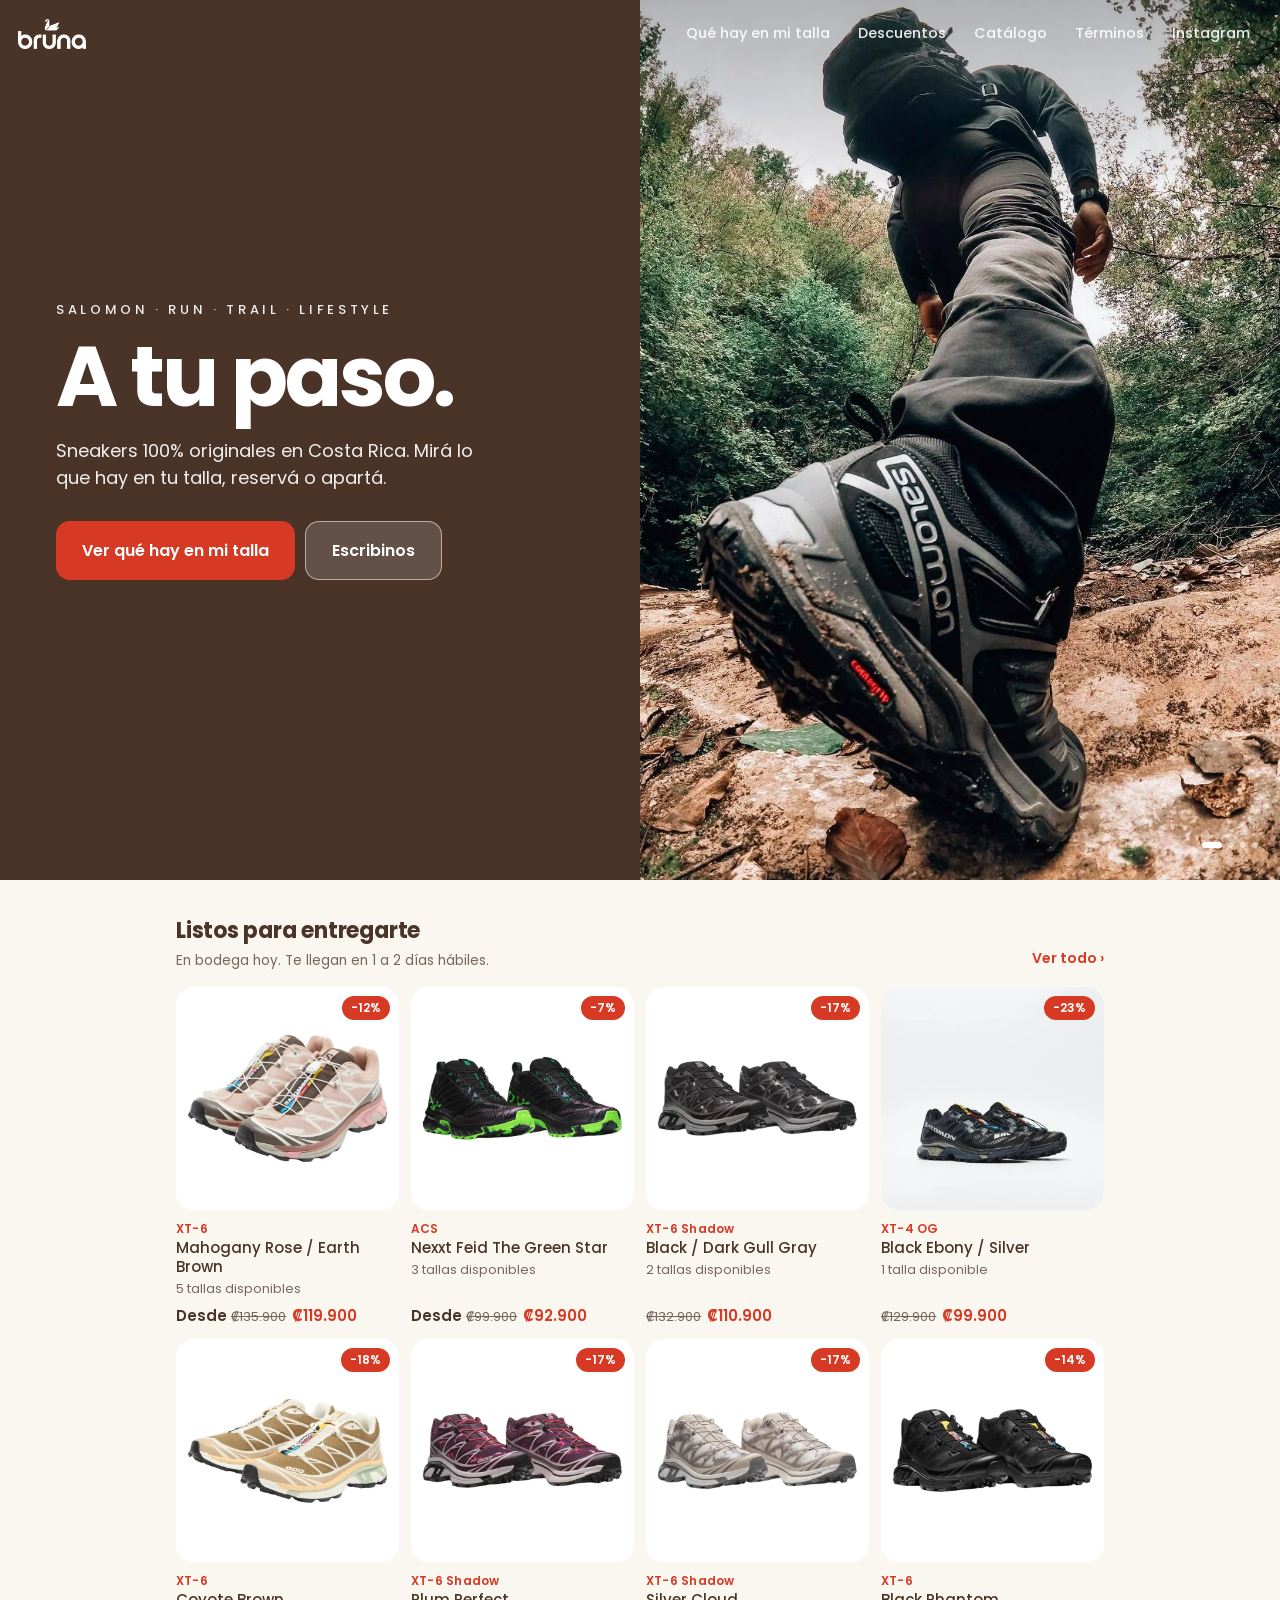
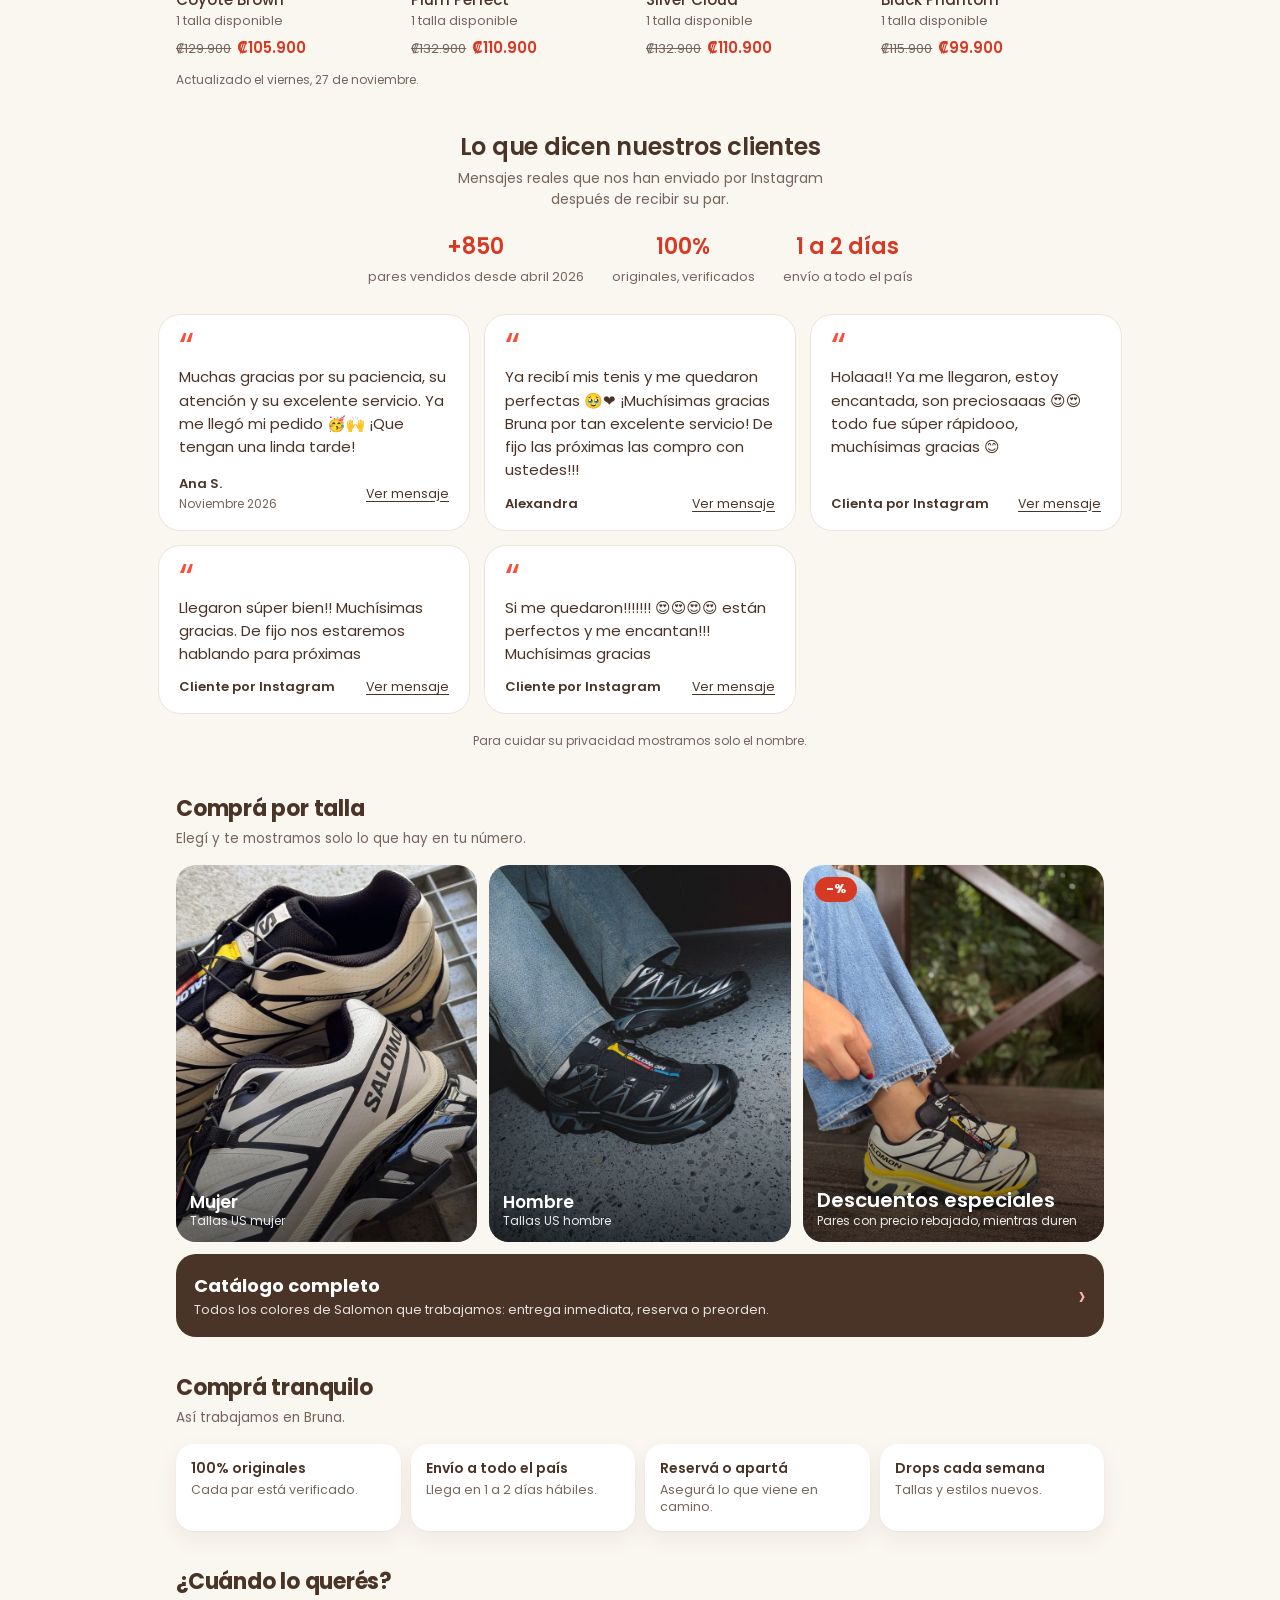
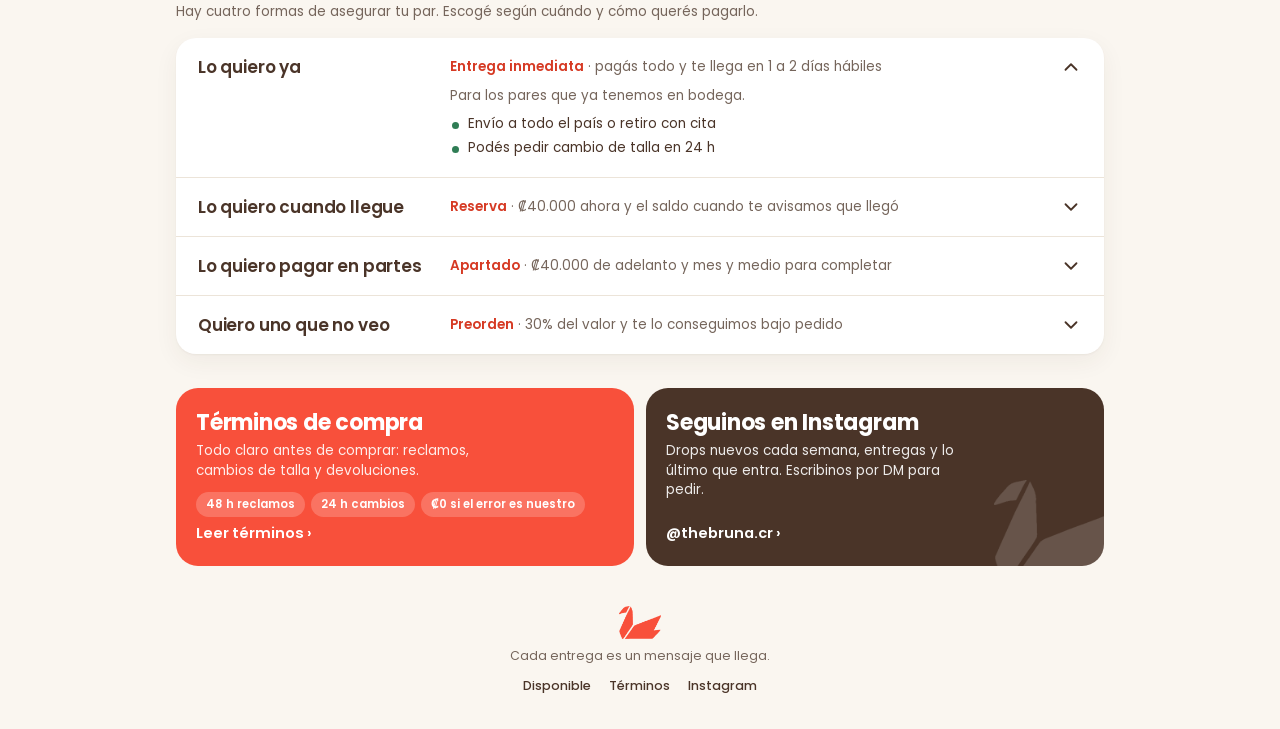
<file: index.html>
<!DOCTYPE html>
<html lang="es">
<head>
<meta charset="utf-8">
<meta name="viewport" content="width=device-width, initial-scale=1">
<title>Bruna.cr · A tu paso</title>
<meta name="description" content="Bruna.cr: sneakers originales en Costa Rica. Mirá lo disponible en tu talla, reservá o apartá.">
<link rel="icon" href="assets/cisne.png">
<link rel="preload" as="image" href="assets/portada/p1.jpg">
<link rel="preconnect" href="https://fonts.googleapis.com">
<link href="https://fonts.googleapis.com/css2?family=Poppins:wght@300;400;500;600;700&display=swap" rel="stylesheet">
<style>
  /* --coral: coral profundo para botones y texto (contraste AA). --coral-brand: coral de marca para superficies grandes y logo. */
  :root{--coral:#D63A24;--coral-brand:#F8503B;--off:#FAF6F0;--choco:#4A3428;--muted:#75655B;--line:#ece4d9}
  ::selection{background:#F8503B;color:#fff}
  *{box-sizing:border-box}
  html,body{margin:0;background:var(--off);color:var(--choco);font-family:Poppins,system-ui,sans-serif;-webkit-font-smoothing:antialiased}
  a{color:inherit;text-decoration:none}

  /* Portada con fotos rotando */
  .hero{position:relative;height:100svh;min-height:560px;max-height:920px;overflow:hidden;background:#1d1714;color:#fff}
  .hero .sl{position:absolute;inset:0;background-size:cover;background-position:center;opacity:0;transform:scale(1.06);transition:opacity 1.4s ease,transform 7s ease}
  .hero .sl.on{opacity:1;transform:scale(1)}
  .hero::after{content:"";position:absolute;inset:0;background:linear-gradient(180deg,rgba(0,0,0,.35) 0%,rgba(0,0,0,0) 30%,rgba(0,0,0,0) 45%,rgba(0,0,0,.72) 100%)}
  .hero .tx{position:absolute;left:0;right:0;bottom:0;z-index:3;padding:0 22px 34px;max-width:720px}
  .hero .kick{font-size:12px;letter-spacing:.28em;font-weight:500;opacity:.92}
  .hero h1{font-size:44px;line-height:1.02;font-weight:700;margin:8px 0 10px;letter-spacing:-.02em}
  .hero p{margin:0 0 22px;font-size:15px;opacity:.92;max-width:360px;line-height:1.45}
  .cta{display:flex;gap:10px;flex-wrap:wrap}
  .btn{display:inline-flex;align-items:center;justify-content:center;gap:8px;padding:14px 22px;border-radius:14px;font-weight:600;font-size:15px}
  .btn.main{background:var(--coral);color:#fff}
  .btn.alt{background:rgba(255,255,255,.14);color:#fff;border:1.5px solid rgba(255,255,255,.55)}
  .dots{position:absolute;right:22px;bottom:40px;z-index:3;display:flex;gap:6px}
  .dots i{width:6px;height:6px;border-radius:9px;background:rgba(255,255,255,.5);transition:.3s}
  .dots i.on{width:20px;background:#fff}
  /* Compu: texto a la izquierda y foto a la derecha, para no estirar las fotos verticales */
  @media(min-width:960px){
    .hero{height:min(100svh,880px);min-height:640px;background:var(--choco)}
    .hero .sl{left:50%}
    .hero::after{left:50%;background:linear-gradient(180deg,rgba(0,0,0,.28) 0%,rgba(0,0,0,0) 22%)}
    .hero .tx{top:0;bottom:0;right:50%;display:flex;flex-direction:column;justify-content:center;max-width:none;padding:0 56px 0 max(56px,calc((100vw - 1180px)/2))}
    .hero .kick{font-size:13px}
    .hero h1{font-size:clamp(64px,6.6vw,104px);letter-spacing:-.035em;margin:14px 0 18px}
    .hero p{font-size:18px;max-width:430px;margin-bottom:30px}
    .btn{padding:16px 26px;font-size:16px}
    .dots{bottom:32px}
  }

  /* Comprar por talla */
  .sec{max-width:960px;margin:0 auto;padding:34px 16px 0}
  .sec h2{font-size:22px;font-weight:700;margin:0 0 4px;letter-spacing:-.01em}
  .sec .sub{font-size:13.5px;color:var(--muted);margin:0 0 16px}
  .cats{display:grid;grid-template-columns:1fr 1fr;gap:12px}
  .cat{position:relative;border-radius:20px;overflow:hidden;aspect-ratio:4/5;background:#ddd center/cover;color:#fff;display:flex;align-items:flex-end}
  .cat::after{content:"";position:absolute;inset:0;background:linear-gradient(180deg,rgba(0,0,0,0) 45%,rgba(0,0,0,.6))}
  .cat span{position:relative;z-index:2;padding:14px;font-weight:600;font-size:17px;line-height:1.25}
  .cat span small{display:block;font-weight:400;font-size:12px;opacity:.9}
  .cat.wide{grid-column:1/-1;aspect-ratio:16/8}
  .cat span.tag,.cat.wide span.tag{position:absolute;top:12px;left:12px;z-index:2;background:var(--coral);color:#fff;font-size:13px;font-weight:700;border-radius:999px;padding:4px 11px}
  .cat.wide span{font-size:20px}
  @media(min-width:760px){.cats{grid-template-columns:repeat(3,1fr)}.cat.wide{grid-column:auto;aspect-ratio:4/5}}

  .full{display:flex;align-items:center;justify-content:space-between;gap:12px;margin-top:12px;background:var(--choco);color:#fff;border-radius:20px;padding:18px 18px}
  .full b{display:block;font-size:18px;font-weight:700}
  .full span{display:block;font-size:13px;opacity:.85;margin-top:2px;line-height:1.4}
  .full i{font-style:normal;font-size:28px;color:#ffb3a7}
  /* Confianza */
  .trust{display:grid;grid-template-columns:1fr 1fr;gap:10px;margin-top:6px}
  .trust div{background:#fff;border-radius:18px;padding:15px 15px;font-size:12.5px;color:var(--muted);line-height:1.4;box-shadow:0 1px 2px rgba(74,52,40,.05),0 8px 24px rgba(74,52,40,.06)}
  .trust b{display:block;color:var(--choco);font-size:14px;margin-bottom:2px;font-weight:600}
  @media(min-width:760px){.trust{grid-template-columns:repeat(4,1fr)}}

  /* Cómo comprar */
  .ways{background:#fff;border-radius:20px;box-shadow:0 1px 2px rgba(74,52,40,.05),0 8px 24px rgba(74,52,40,.06);overflow:hidden}
  .way+.way{border-top:1px solid var(--line)}
  .way summary{list-style:none;cursor:pointer;display:grid;grid-template-columns:1fr auto;column-gap:12px;padding:16px 18px;-webkit-tap-highlight-color:transparent}
  .way summary::-webkit-details-marker{display:none}
  .way summary:focus-visible{outline:2px solid var(--choco);outline-offset:-4px;border-radius:16px}
  .way .q{font-size:17px;font-weight:600;line-height:1.3;letter-spacing:-.01em}
  .way .m{grid-column:1;font-size:13.5px;color:var(--muted);line-height:1.45;margin-top:2px}
  .way .m b{color:var(--coral);font-weight:600}
  .way .chev{grid-column:2;grid-row:1/span 2;align-self:center;width:22px;height:22px;fill:none;stroke:var(--choco);stroke-width:2;stroke-linecap:round;stroke-linejoin:round;transition:transform .25s cubic-bezier(.2,.8,.2,1)}
  .way[open] .chev{transform:rotate(180deg)}
  .way[open] summary{padding-bottom:6px}
  .way .det{padding:0 18px 16px}
  .way p{margin:0 0 8px;font-size:13.5px;color:var(--muted);line-height:1.5}
  .way ul{margin:0;padding:0;list-style:none;font-size:13.5px;line-height:1.5}
  .way li{padding-left:18px;position:relative;margin-top:4px}
  .way li::before{content:"";position:absolute;left:2px;top:8px;width:7px;height:7px;border-radius:50%;background:#cbbfb2}
  .way li.ok::before{background:#2f7d55}
  .way li.no::before{background:var(--coral)}
  @media(min-width:760px){.way summary{grid-template-columns:240px 1fr auto;align-items:center;padding:18px 22px}.way .m{grid-column:2;margin:0}.way .chev{grid-column:3;grid-row:1}.way .det{padding:0 22px 18px 274px}.way[open] summary{padding-bottom:8px}}
  @media(prefers-reduced-motion:reduce){.way .chev{transition:none}}

  /* Listos para entregarte */
  .hoy-hd{display:flex;align-items:flex-end;justify-content:space-between;gap:12px}
  .hoy-all{font-size:14px;font-weight:600;color:var(--coral);white-space:nowrap;padding:6px 0 18px}
  .rail{display:grid;grid-auto-flow:column;grid-auto-columns:46%;gap:12px;overflow-x:auto;scroll-snap-type:x mandatory;margin:0 -16px;padding:0 16px 6px;scrollbar-width:none;scroll-padding:0 16px}
  .rail::-webkit-scrollbar{display:none}
  @media(min-width:760px){.rail{grid-auto-flow:row;grid-template-columns:repeat(4,1fr);overflow:visible;margin:0;padding:0}}
  .pc{scroll-snap-align:start;display:flex;flex-direction:column;min-width:0}
  .pc .ph{position:relative;aspect-ratio:1/1;background:#fff;border-radius:18px;overflow:hidden;display:flex;align-items:center;justify-content:center}
  .pc .ph img{width:100%;height:100%;object-fit:contain;transition:transform .5s cubic-bezier(.2,.8,.2,1)}
  .pc:hover .ph img{transform:scale(1.03)}
  .pc .off{position:absolute;right:9px;top:9px;background:var(--coral);color:#fff;font-size:12px;font-weight:600;border-radius:999px;padding:3px 9px}
  .pc .mdl{margin-top:10px;font-size:12px;font-weight:600;color:var(--coral);letter-spacing:.02em}
  .pc .clr{font-size:15px;font-weight:500;line-height:1.25;margin-top:1px;overflow:hidden;display:-webkit-box;-webkit-line-clamp:2;-webkit-box-orient:vertical}
  .pc .tl{font-size:12.5px;color:var(--muted);margin-top:3px}
  .pc .pr{font-size:15px;font-weight:600;margin-top:auto;padding-top:6px;font-variant-numeric:tabular-nums}
  .pc .pr s{font-weight:400;color:var(--muted);font-size:13px;margin-right:6px}
  .pc .pr .new{color:var(--coral)}
  .hoy-upd{font-size:12px;color:var(--muted);margin:12px 0 0}
  @media(prefers-reduced-motion:reduce){.pc .ph img{transition:none}.pc:hover .ph img{transform:none}}
  /* Bloques grandes de acción */
  .big{display:grid;grid-template-columns:1fr;gap:12px}
  @media(min-width:760px){.big{grid-template-columns:1fr 1fr}}
  .bk{border-radius:22px;padding:22px 20px;display:flex;flex-direction:column;gap:6px;min-height:170px;position:relative;overflow:hidden}
  .bk b{font-size:22px;font-weight:700;line-height:1.15;letter-spacing:-.01em}
  .bk span{font-size:13.5px;opacity:.9;max-width:300px;line-height:1.45}
  .bk em{font-style:normal;margin-top:auto;font-weight:600;font-size:14.5px;display:inline-flex;align-items:center;gap:6px}
  .bk.t{background:var(--coral-brand);color:#fff}
  .bk.t em{color:#fff}
  .bk.t .chips{display:flex;gap:6px;flex-wrap:wrap;margin-top:6px}
  .bk.t .chips i{font-style:normal;font-size:11.5px;font-weight:600;background:rgba(255,255,255,.2);color:#fff;border-radius:999px;padding:4px 10px}
  .bk.i{background:var(--choco);color:#fff}
  .bk.i img{position:absolute;right:-20px;bottom:-16px;width:130px;opacity:.16}

  footer{text-align:center;padding:40px 20px 34px;color:var(--muted);font-size:12.5px}
  footer img{width:42px;display:block;margin:0 auto 8px}
  footer nav{display:flex;justify-content:center;gap:18px;margin-top:12px;font-weight:500;color:var(--choco)}
</style>
<meta property="og:type" content="website">
<meta property="og:site_name" content="Bruna.cr">
<meta property="og:title" content="Bruna.cr · A tu paso">
<meta property="og:description" content="Bruna.cr: sneakers originales en Costa Rica. Mirá lo disponible en tu talla, reservá o apartá.">
<meta property="og:url" content="https://brunacr.info/">
<meta property="og:image" content="https://brunacr.info/assets/og.jpg">
<meta property="og:image:width" content="1200">
<meta property="og:image:height" content="630">
<meta name="twitter:card" content="summary_large_image">
<meta name="twitter:image" content="https://brunacr.info/assets/og.jpg">
<meta name="theme-color" content="#F8503B">
<link rel="stylesheet" href="assets/site.css">
<script src="assets/meta.js"></script>
</head>
<body>
<script src="assets/site.js" data-variant="overlay"></script>

<section class="hero" id="hero">
  <div class="sl on" style="background-image:url(assets/portada/p1.jpg)"></div>
  <div class="sl" style="background-image:url(assets/portada/p2.jpg)"></div>
  <div class="sl" style="background-image:url(assets/portada/p3.jpg)"></div>
  <div class="sl" style="background-image:url(assets/portada/p5.jpg)"></div>
  <div class="tx">
    <div class="kick">SALOMON · RUN · TRAIL · LIFESTYLE</div>
    <h1>A tu paso.</h1>
    <p>Sneakers 100% originales en Costa Rica. Mirá lo que hay en tu talla, reservá o apartá.</p>
    <div class="cta">
      <a class="btn main" href="stock/">Ver qué hay en mi talla</a>
      <a class="btn alt" href="https://ig.me/m/thebruna.cr">Escribinos</a>
    </div>
  </div>
  <div class="dots" id="dots"></div>
</section>

<section class="sec hoy" id="hoy" hidden>
  <div class="hoy-hd">
    <div>
      <h2>Listos para entregarte</h2>
      <p class="sub">En bodega hoy. Te llegan en 1 a 2 días hábiles.</p>
    </div>
    <a class="hoy-all" href="stock/">Ver todo<span aria-hidden="true"> ›</span></a>
  </div>
  <div class="rail" id="rail"></div>
  <p class="hoy-upd" id="hoyupd"></p>
</section>

<section id="resenas" data-base=""></section>

<section class="sec">
  <h2>Comprá por talla</h2>
  <p class="sub">Elegí y te mostramos solo lo que hay en tu número.</p>
  <div class="cats">
    <a class="cat" href="stock/#mujer" style="background-image:url(stock/fotos/lab-21-vanilla-ice-black-silver-cloud-lifestyle.jpg)"><span>Mujer<small>Tallas US mujer</small></span></a>
    <a class="cat" href="stock/#hombre" style="background-image:url(stock/fotos/gtx-02-black-black-ftw-silver-lifestyle.jpg)"><span>Hombre<small>Tallas US hombre</small></span></a>
    <a class="cat wide" href="stock/#promos" style="background-image:url(stock/fotos/gtx-10-vanilla-ice-bog-shadow-green-lifestyle.jpg)"><span class="tag">-%</span><span>Descuentos especiales<small>Pares con precio rebajado, mientras duren</small></span></a>
  </div>
  <a class="full" href="catalogo/">
    <div><b>Catálogo completo</b><span>Todos los colores de Salomon que trabajamos: entrega inmediata, reserva o preorden.</span></div>
    <i>›</i>
  </a>
</section>

<section class="sec">
  <h2>Comprá tranquilo</h2>
  <p class="sub">Así trabajamos en Bruna.</p>
  <div class="trust">
    <div><b>100% originales</b>Cada par está verificado.</div>
    <div><b>Envío a todo el país</b>Llega en 1 a 2 días hábiles.</div>
    <div><b>Reservá o apartá</b>Asegurá lo que viene en camino.</div>
    <div><b>Drops cada semana</b>Tallas y estilos nuevos.</div>
  </div>
</section>

<section class="sec">
  <h2>¿Cuándo lo querés?</h2>
  <p class="sub">Hay cuatro formas de asegurar tu par. Escogé según cuándo y cómo querés pagarlo.</p>
  <div class="ways">
    <details class="way" open>
      <summary>
        <span class="q">Lo quiero ya</span>
        <span class="m"><b>Entrega inmediata</b> · pagás todo y te llega en 1 a 2 días hábiles</span>
        <svg class="chev" viewBox="0 0 24 24" aria-hidden="true"><path d="m6 9 6 6 6-6"/></svg>
      </summary>
      <div class="det">
        <p>Para los pares que ya tenemos en bodega.</p>
        <ul><li class="ok">Envío a todo el país o retiro con cita</li><li class="ok">Podés pedir cambio de talla en 24 h</li></ul>
      </div>
    </details>
    <details class="way">
      <summary>
        <span class="q">Lo quiero cuando llegue</span>
        <span class="m"><b>Reserva</b> · ₡40.000 ahora y el saldo cuando te avisamos que llegó</span>
        <svg class="chev" viewBox="0 0 24 24" aria-hidden="true"><path d="m6 9 6 6 6-6"/></svg>
      </summary>
      <div class="det">
        <p>Para lo que viene en camino. Asegurás tu talla y color antes de que llegue.</p>
        <ul><li>Tenés 1 semana desde que te avisamos que llegó para pagar el saldo</li><li class="no">La reserva no es reembolsable</li><li class="no">Sin cambios de talla</li></ul>
      </div>
    </details>
    <details class="way">
      <summary>
        <span class="q">Lo quiero pagar en partes</span>
        <span class="m"><b>Apartado</b> · ₡40.000 de adelanto y mes y medio para completar</span>
        <svg class="chev" viewBox="0 0 24 24" aria-hidden="true"><path d="m6 9 6 6 6-6"/></svg>
      </summary>
      <div class="det">
        <p>Para pagarlo en partes, con producto en stock o en camino.</p>
        <ul><li>Tenés mes y medio para completar el pago</li><li class="no">Sin cambios</li></ul>
      </div>
    </details>
    <details class="way">
      <summary>
        <span class="q">Quiero uno que no veo</span>
        <span class="m"><b>Preorden</b> · 30% del valor y te lo conseguimos bajo pedido</span>
        <svg class="chev" viewBox="0 0 24 24" aria-hidden="true"><path d="m6 9 6 6 6-6"/></svg>
      </summary>
      <div class="det">
        <p>¿No ves el modelo o color que buscás? Te lo conseguimos bajo pedido.</p>
        <ul><li>Tenés 1 semana desde que llega para completar el pago; si no, se pone a la venta</li><li class="no">Sin cambios ni cancelaciones</li></ul>
      </div>
    </details>
  </div>
</section>

<section class="sec">
  <div class="big">
    <a class="bk t" href="terminos/">
      <b>Términos de compra</b>
      <span>Todo claro antes de comprar: reclamos, cambios de talla y devoluciones.</span>
      <div class="chips"><i>48 h reclamos</i><i>24 h cambios</i><i>₡0 si el error es nuestro</i></div>
      <em>Leer términos ›</em>
    </a>
    <a class="bk i" href="https://instagram.com/thebruna.cr">
      <img src="assets/cisne_blanco.png" alt="">
      <b>Seguinos en Instagram</b>
      <span>Drops nuevos cada semana, entregas y lo último que entra. Escribinos por DM para pedir.</span>
      <em>@thebruna.cr ›</em>
    </a>
  </div>
</section>

<footer>
  <img src="assets/cisne.png" alt="">
  Cada entrega es un mensaje que llega.
  <nav><a href="stock/">Disponible</a><a href="terminos/">Términos</a><a href="https://instagram.com/thebruna.cr">Instagram</a></nav>
</footer>

<script>
(() => {
  const s = [...document.querySelectorAll("#hero .sl")], d = document.getElementById("dots");
  s.forEach((_, i) => { const e = document.createElement("i"); if (!i) e.className = "on"; d.appendChild(e); });
  const dots = [...d.children]; let k = 0;
  if (matchMedia("(prefers-reduced-motion: reduce)").matches) return;
  setInterval(() => {
    s[k].classList.remove("on"); dots[k].classList.remove("on");
    k = (k + 1) % s.length;
    s[k].classList.add("on"); dots[k].classList.add("on");
  }, 5000);
})();
</script>
<script>
/* "Listos para entregarte": pares en bodega hoy, tomados del mismo stock.json que alimenta el ERP.
   Solo muestra pares con foto propia (stock/fotos). Si algo falla, la sección queda oculta. */
(async () => {
  const sec = document.getElementById("hoy"), rail = document.getElementById("rail");
  const getJ = u => fetch(u, {cache: "no-store"}).then(r => r.ok ? r.json() : null).catch(() => null);
  const [d, fotos, cat, alias] = await Promise.all([getJ("stock/stock.json"), getJ("stock/fotos.json"), getJ("stock/catalogo.json"), getJ("stock/alias.json")]);
  if (!d || !Array.isArray(d.i) || !cat) return;

  const esc = s => String(s ?? "").replace(/[&<>"']/g, c => ({"&":"&amp;","<":"&lt;",">":"&gt;",'"':"&quot;","'":"&#39;"}[c]));
  const crc = n => "₡" + Math.round(n).toLocaleString("es-CR").replace(/[,\s ]/g, ".");
  const fold = s => String(s || "").toLowerCase().normalize("NFD").replace(/[̀-ͯ]/g, "").replace(/vanilla/g, "vainilla");
  const normColor = c => fold(c).replace(/grey/g, "gray").replace(/\s*\/\s*/g, " / ").replace(/\s+/g, " ").trim();
  const aliasColor = c => (alias || {})[String(c || "").toLowerCase().normalize("NFD").replace(/[\u0300-\u036f]/g, "").trim()] || String(c || "").trim();
  const prettyColor = c => String(c).replace(/\s*\/\s*/g, " / ").replace(/^Vanilla/i, "Vainilla");
  const modelName = m => m.replace(/^Salomon\s+/i, "").replace(/\bGTX\b/, "GORE-TEX");
  const cleanModel = m => String(m || "").replace(/\s*\(.*?\)\s*/g, " ").trim();
  const keyOf = (m, c) => m.toLowerCase().replace(/^salomon\s+/, "") + "|" + normColor(c);
  const lineOf = m => { m = m.toLowerCase(); return /gtx|gore/.test(m) ? "gtx" : /expanse/.test(m) ? "expanse" : /shadow|stormshade/.test(m) ? "stormshade" : /protective/.test(m) ? "protective" : /steel/.test(m) ? "steel" : /xt-6/.test(m) ? "xt-6" : "otro"; };
  const tok = c => normColor(c).replace(/\bftw\b/g, "").split(" / ").map(s => s.trim()).filter(Boolean);
  const byId = {}; cat.forEach(c => byId[c.id] = c);
  const foto = g => {
    let c = fotos && fotos[g.key] && byId[fotos[g.key]];
    if (!c) {
      const ln = lineOf(g.modelo), want = tok(g.color).join("/");
      const m = cat.filter(x => (lineOf(x.linea) === ln || (ln === "xt-6" && x.linea === "XT-6")) && tok(x.color).join("/") === want);
      if (m.length === 1) c = m[0];
    }
    const f = c && c.producto;
    return f && /^fotos\/[^/]+\.(jpe?g|png)$/i.test(f) ? "stock/" + f.replace(/^fotos\//, "fotos/sm/").replace(/\.(jpe?g|png)$/i, ".webp") : null;
  };

  const groups = {};
  d.i.filter(a => a[3] === "L").forEach(a => {
    const modelo = cleanModel(a[0]), color = prettyColor(aliasColor(a[2])), k = keyOf(modelo, color);
    (groups[k] ??= {key: k, modelo, color, items: []}).items.push({talla: String(a[1]), precio: +a[4] || 0, promo: +a[5] || 0});
  });
  const eff = i => i.promo > 0 ? i.promo : i.precio;
  const off = g => Math.max(0, ...g.items.filter(i => i.promo > 0 && i.precio).map(i => Math.round((1 - i.promo / i.precio) * 100)));
  const list = Object.values(groups).map(g => Object.assign(g, {img: foto(g), pct: off(g), n: new Set(g.items.map(i => i.talla)).size}))
    .filter(g => g.img && g.items.some(i => i.precio))
    .sort((a, b) => (b.pct > 0) - (a.pct > 0) || b.n - a.n || b.pct - a.pct)
    .slice(0, 8);
  if (list.length < 3) return;

  const slug = g => fold(modelName(g.modelo) + " " + g.color).replace(/[^a-z0-9]+/g, "-").replace(/^-|-$/g, "");
  const price = g => {
    const ps = g.items.filter(i => i.precio), lo = ps.reduce((a, b) => eff(b) < eff(a) ? b : a);
    const desde = new Set(ps.map(eff)).size > 1 ? "Desde " : "";
    return lo.promo > 0 ? `${desde}<s>${crc(lo.precio)}</s><span class="new">${crc(lo.promo)}</span>` : desde + crc(eff(lo));
  };
  rail.innerHTML = list.map(g => `<a class="pc" href="stock/#par-${slug(g)}">
    <div class="ph"><img src="${esc(g.img)}" onerror="this.onerror=null;this.src=this.src.replace('/sm/','/').replace(/\\.webp$/,'.jpg')" alt="${esc(modelName(g.modelo) + " " + g.color)}" loading="lazy" decoding="async" width="400" height="400">${g.pct ? `<span class="off">-${g.pct}%</span>` : ""}</div>
    <span class="mdl">${esc(modelName(g.modelo))}</span><span class="clr">${esc(g.color)}</span>
    <span class="tl">${g.n === 1 ? "1 talla disponible" : g.n + " tallas disponibles"}</span>
    <span class="pr">${price(g)}</span></a>`).join("");
  if (d.updatedAt) {
    const t = new Date(d.updatedAt);
    if (!isNaN(t)) document.getElementById("hoyupd").textContent = "Actualizado el " + t.toLocaleDateString("es-CR", {weekday: "long", day: "numeric", month: "long", timeZone: "America/Costa_Rica"}) + ".";
  }
  sec.hidden = false;
})();
</script>
<script src="assets/resenas.js" defer></script>
</body>
</html>
</file>
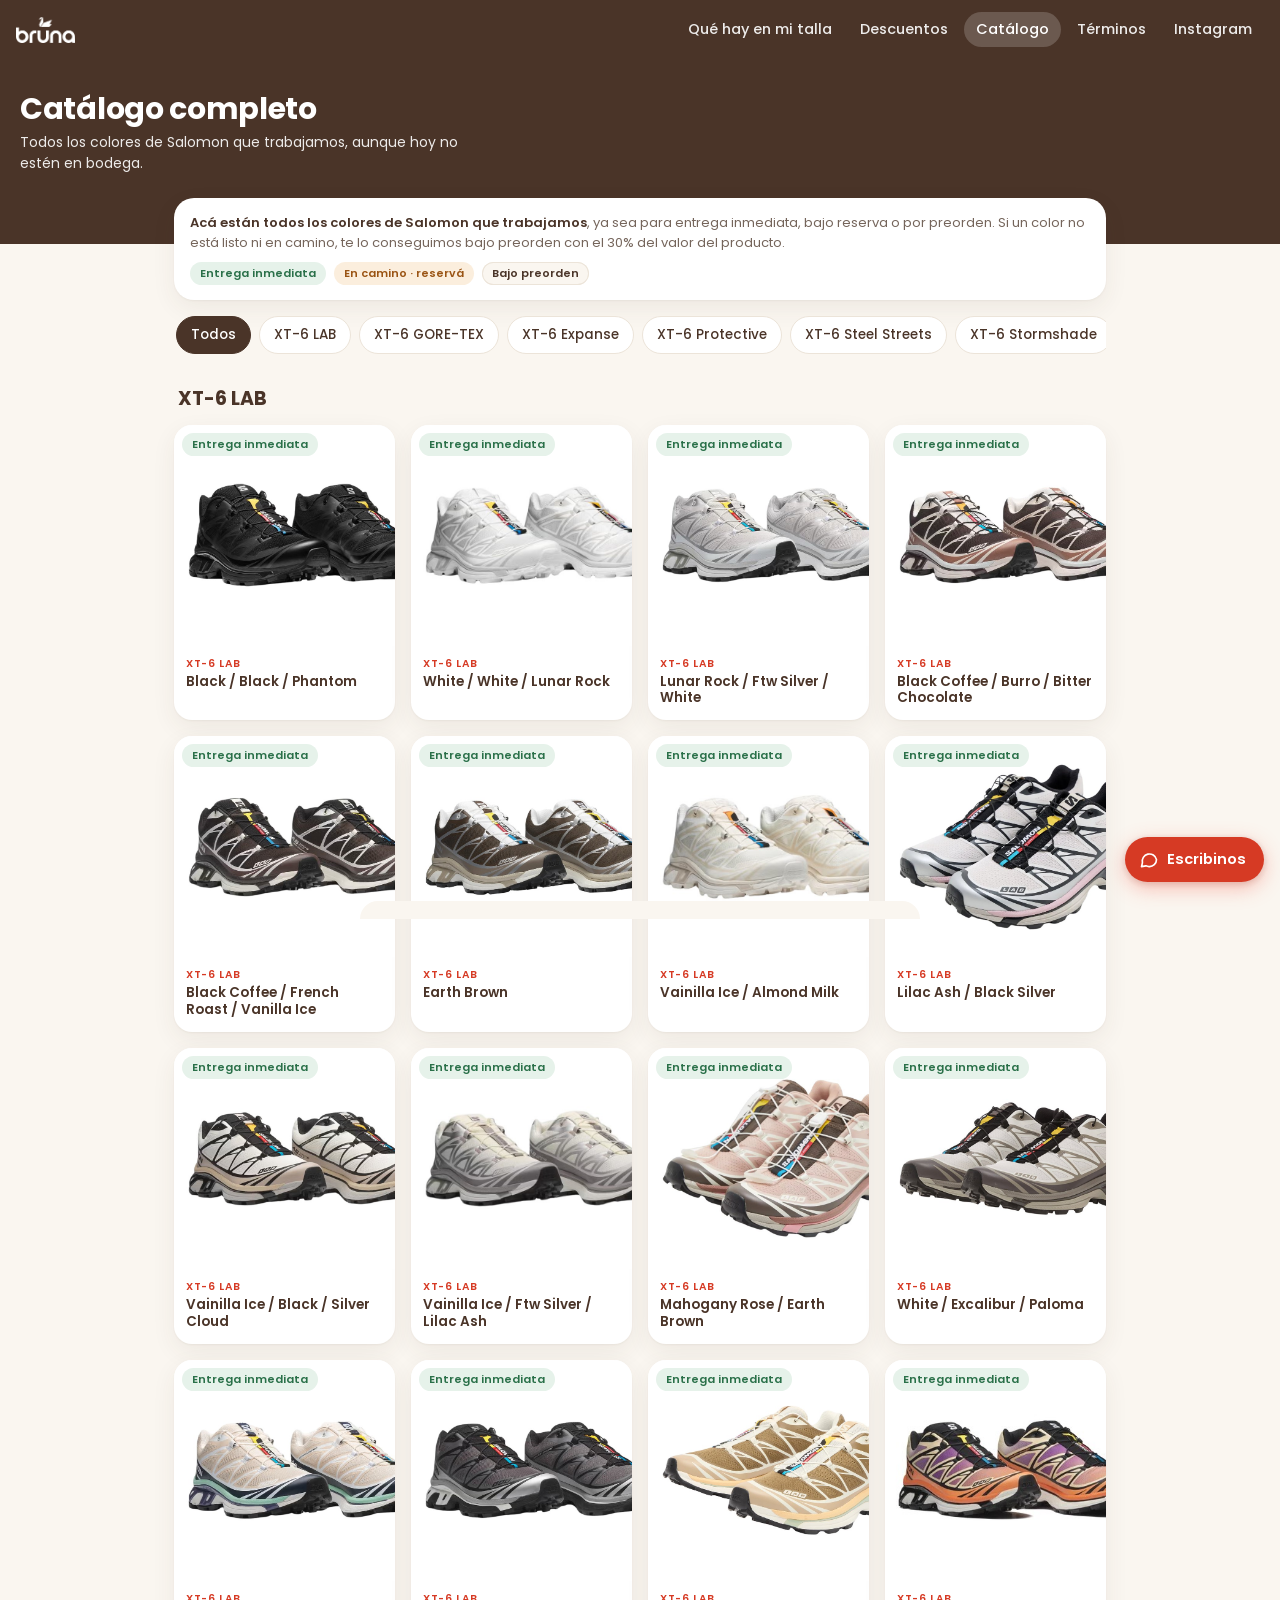
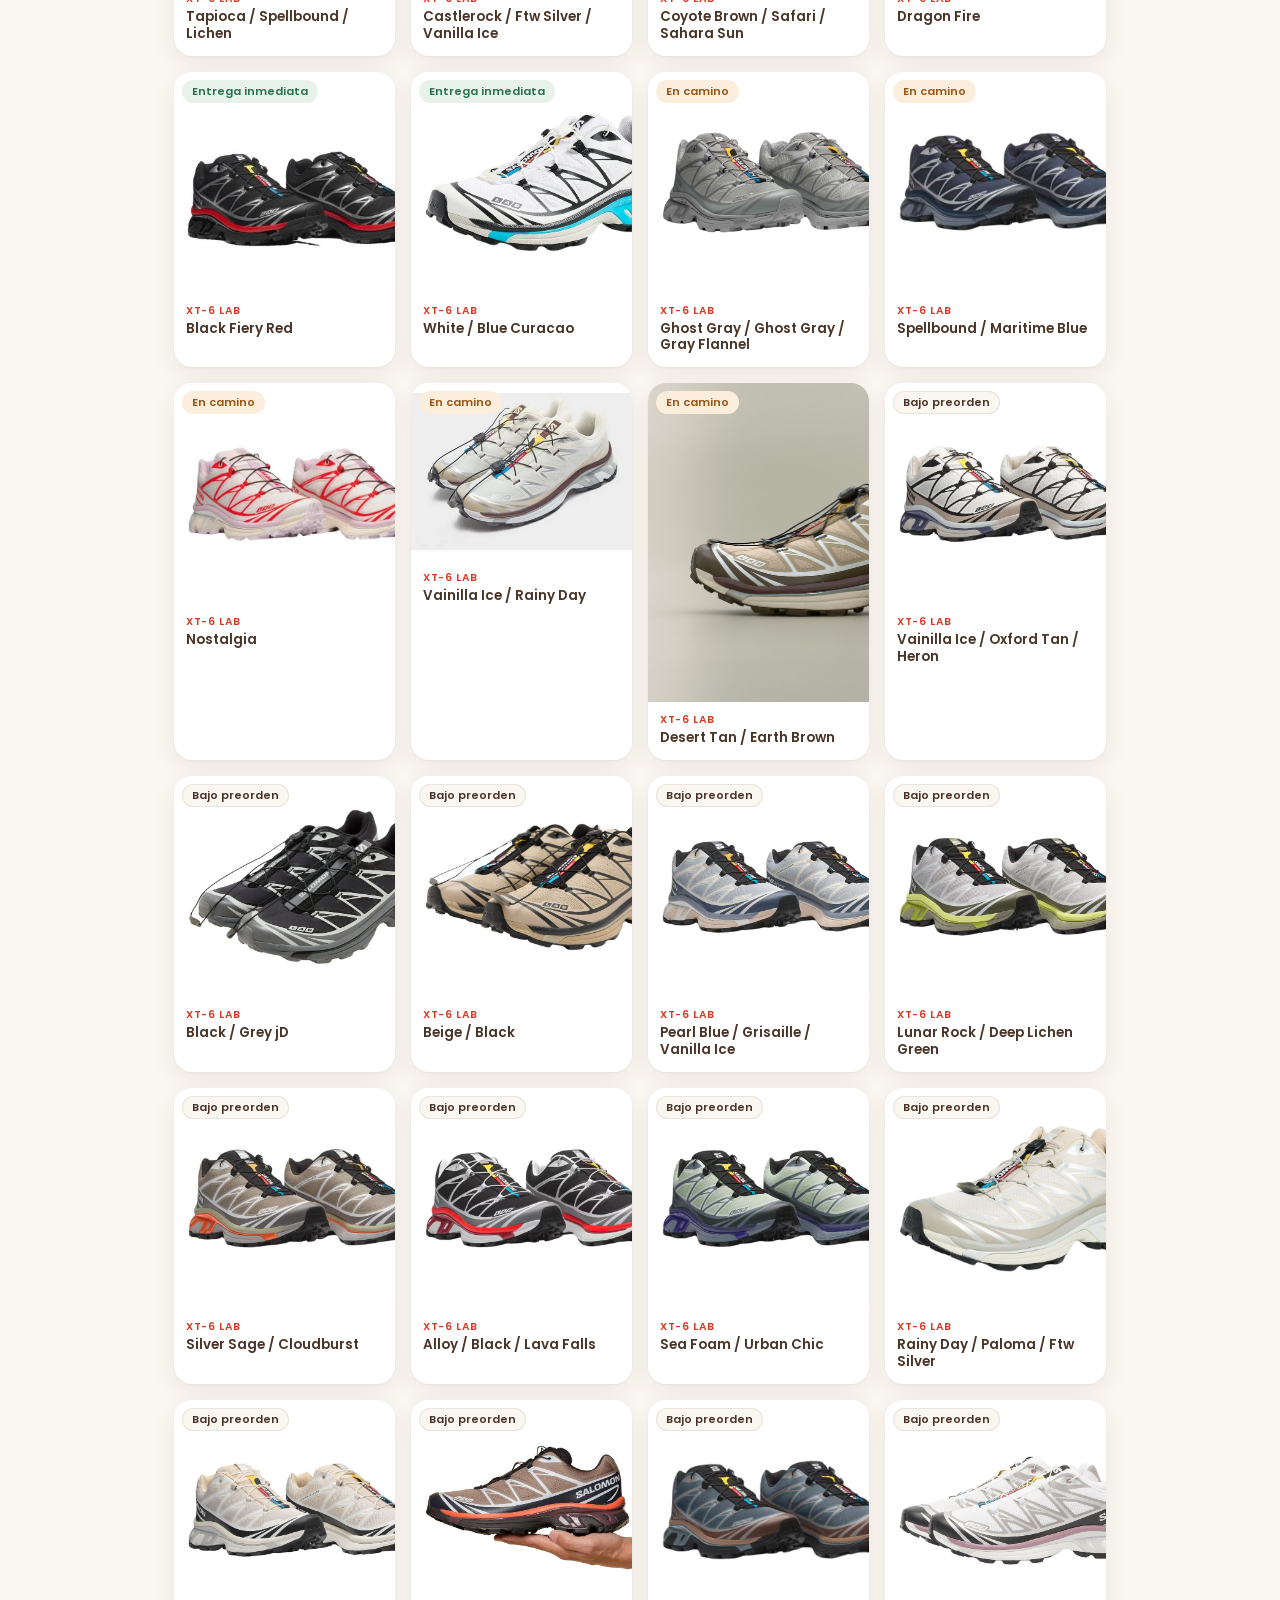
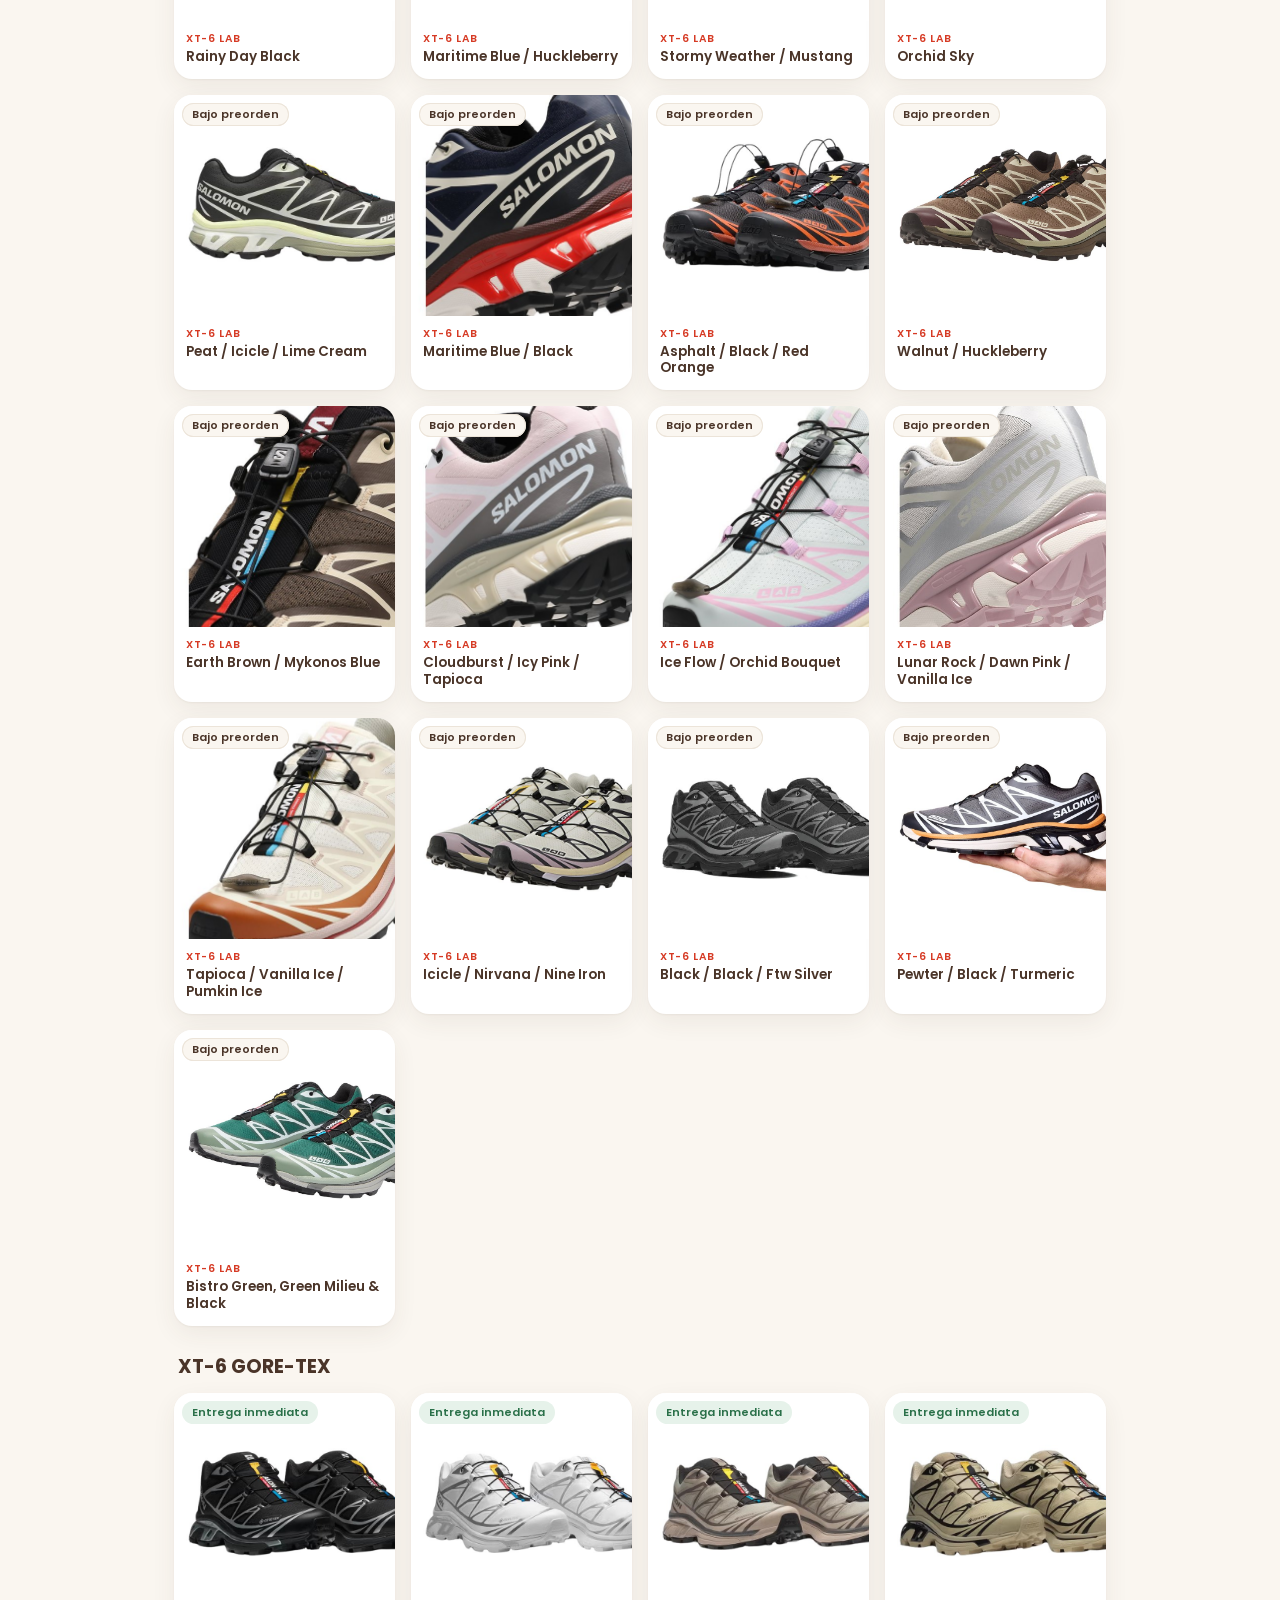
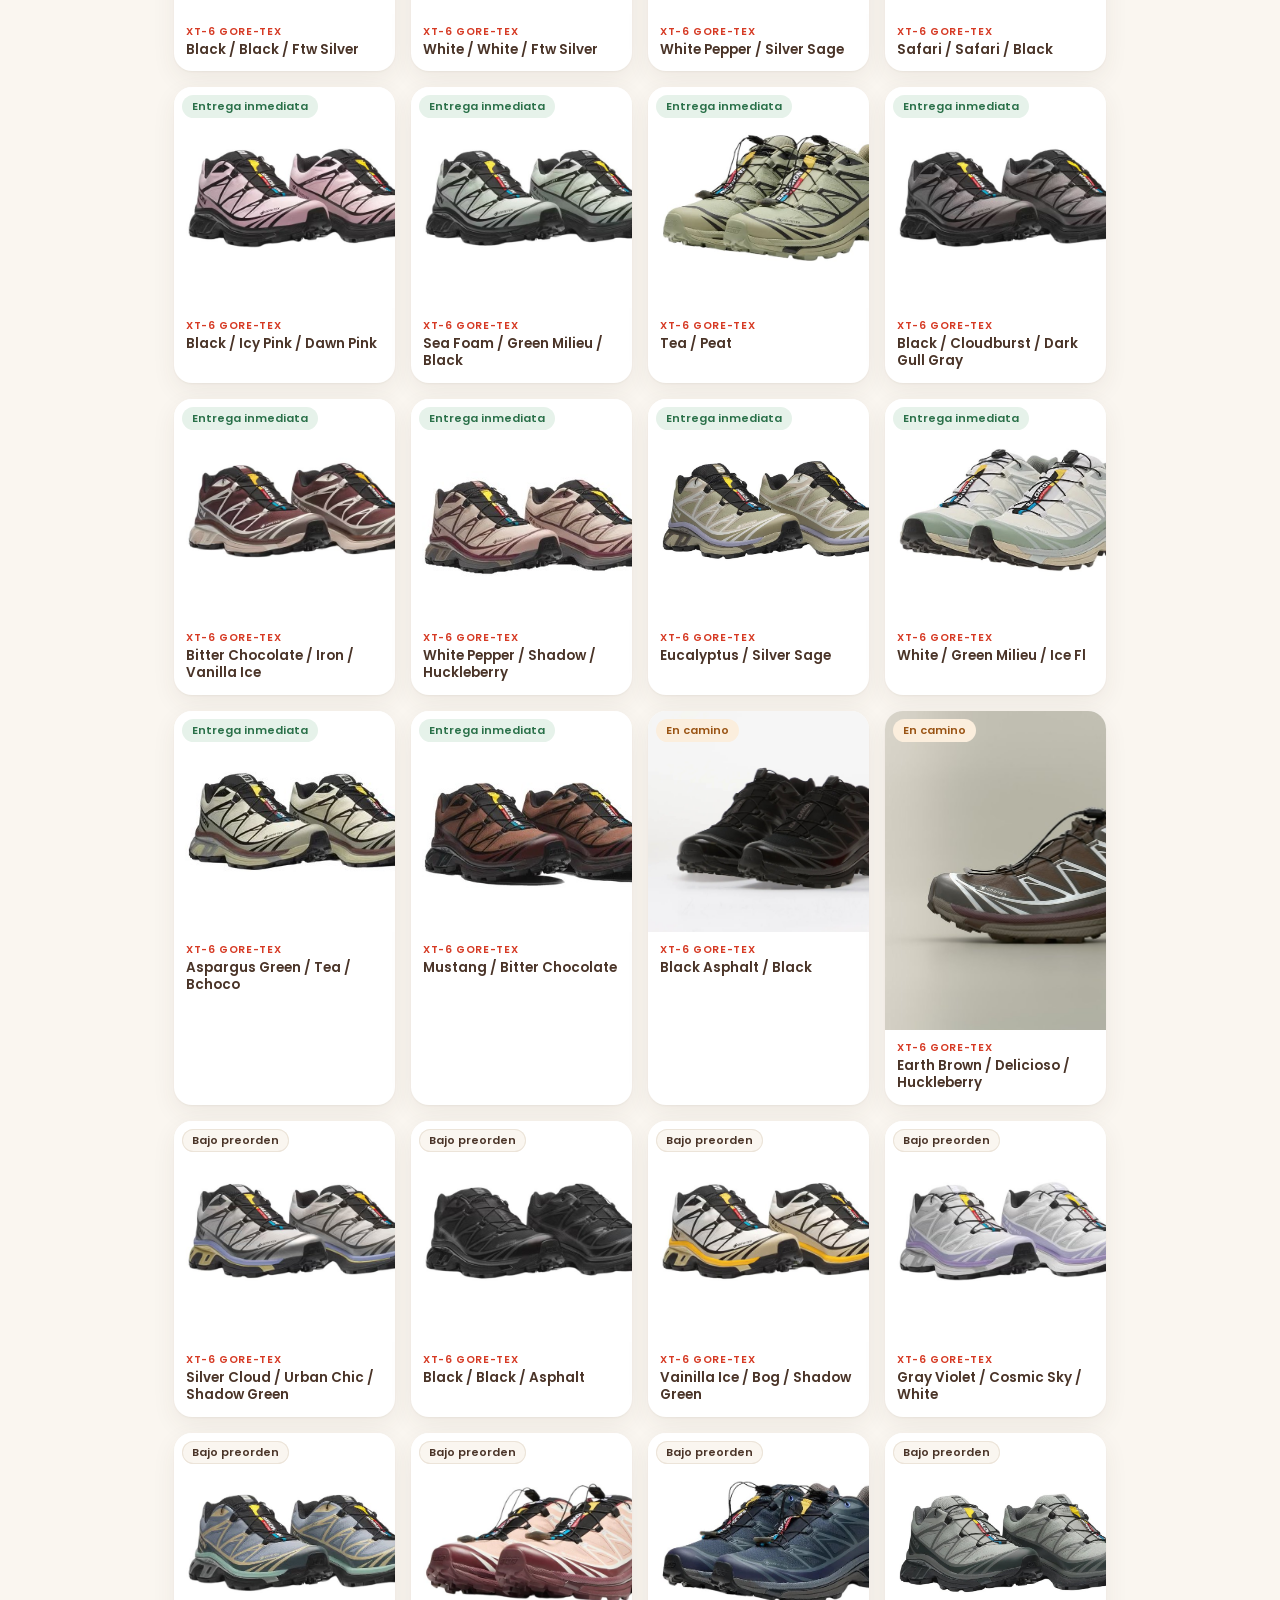
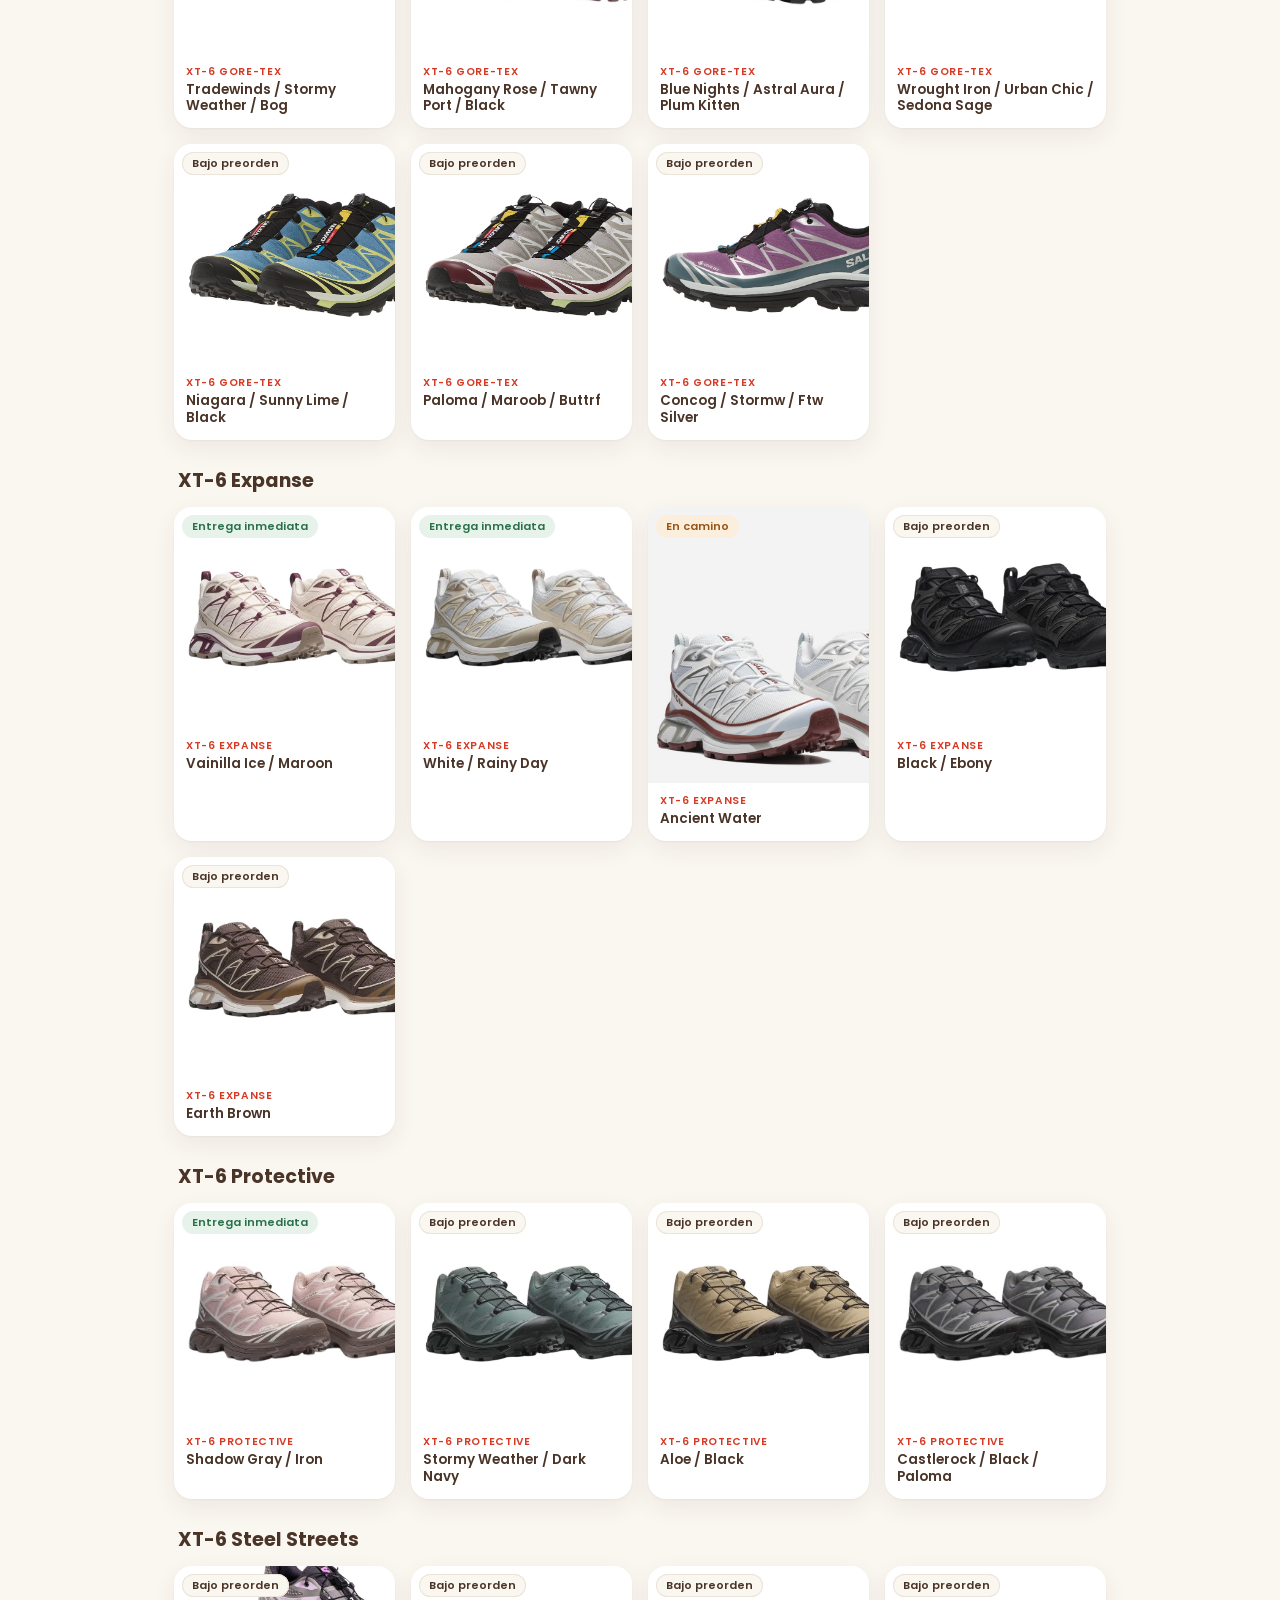
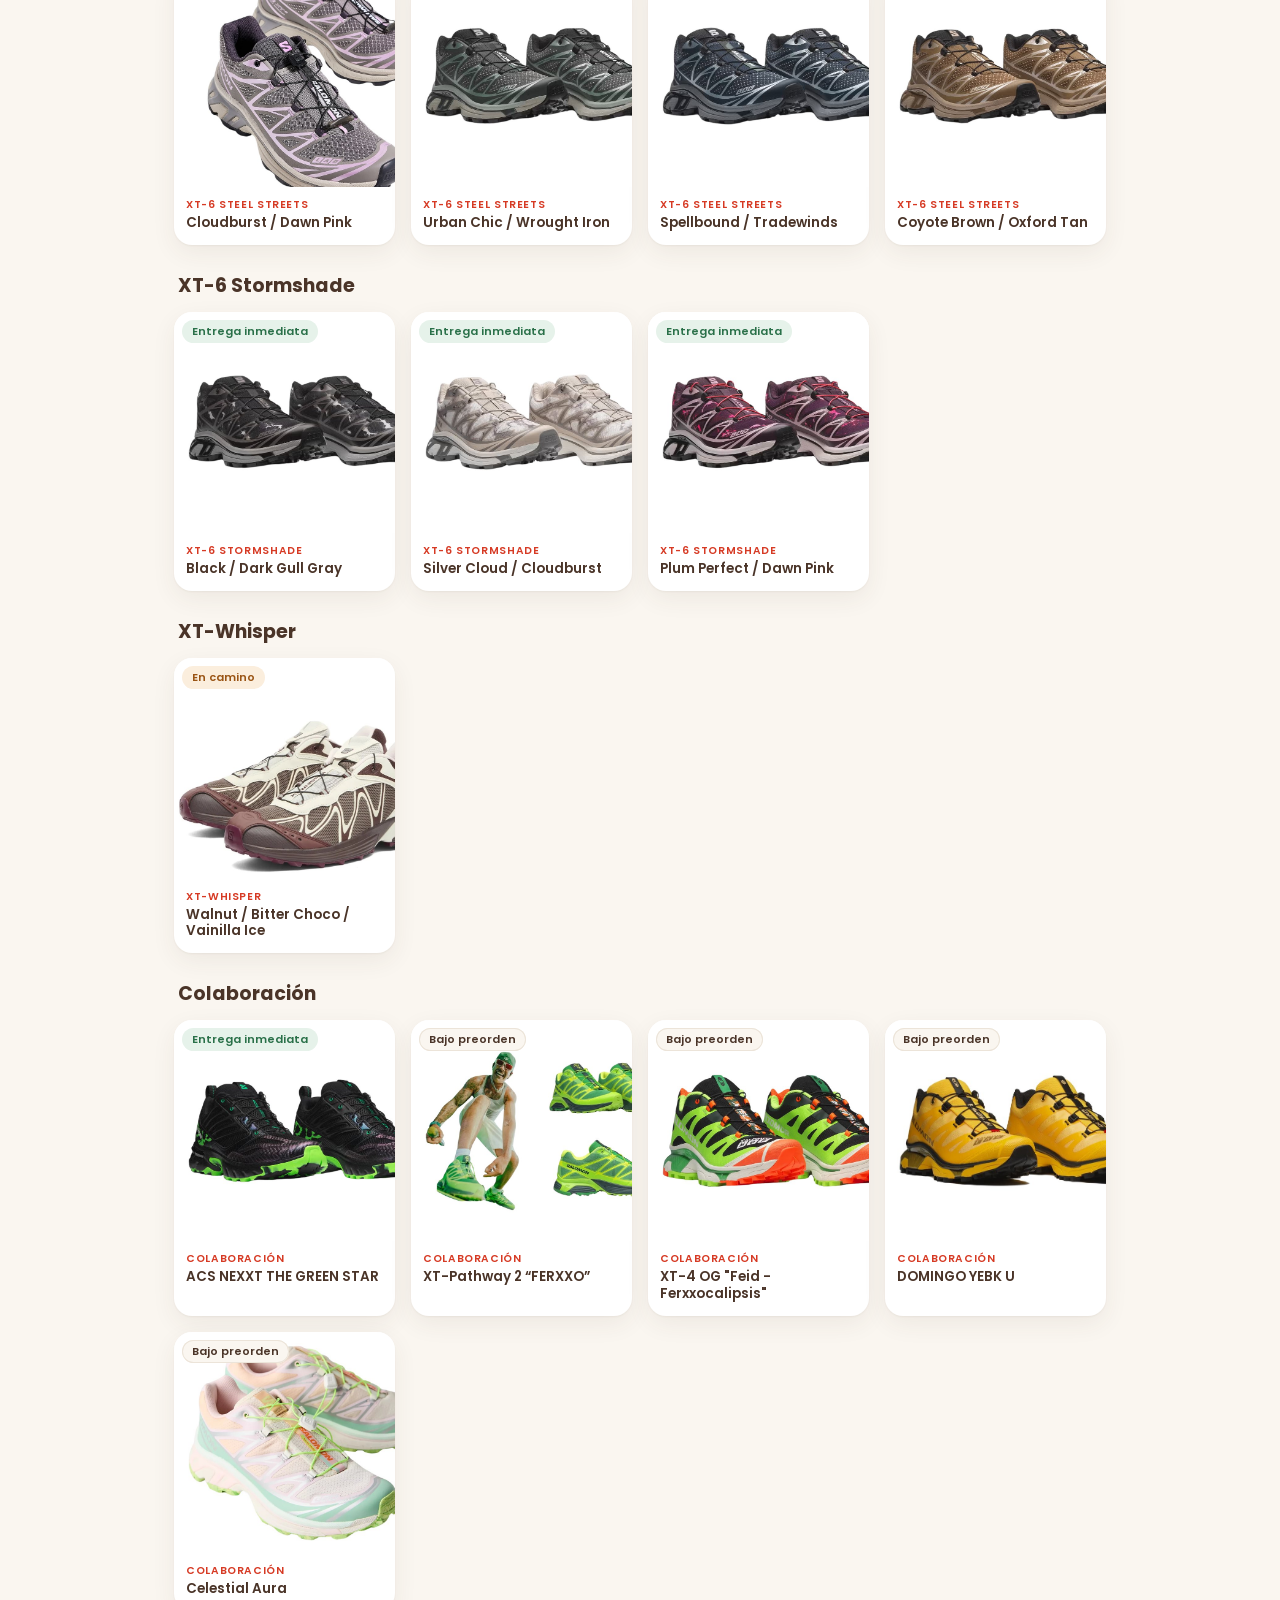
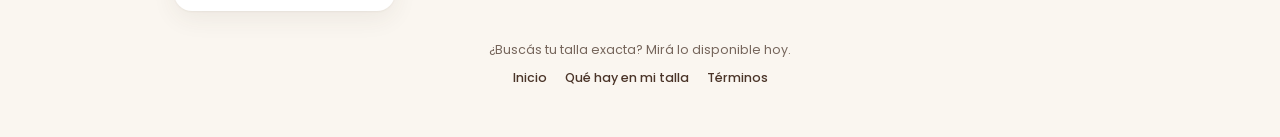
<file: catalogo/index.html>
<!DOCTYPE html>
<html lang="es">
<head>
<meta charset="utf-8">
<meta name="viewport" content="width=device-width, initial-scale=1">
<title>Bruna.cr · Catálogo completo</title>
<meta name="description" content="Todos los colores de Salomon que trabajamos en Bruna.cr: entrega inmediata, reservas y preórdenes.">
<link rel="icon" href="../assets/cisne.png">
<link rel="preconnect" href="https://fonts.googleapis.com">
<link href="https://fonts.googleapis.com/css2?family=Poppins:wght@300;400;500;600;700&display=swap" rel="stylesheet">
<style>
  :root{--coral:#D63A24;--coral-brand:#F8503B;--off:#FAF6F0;--choco:#4A3428;--muted:#75655B;--line:#ece4d9;--ready:#2a7049;--ready-bg:#e6f2ea;--way:#9a5414;--way-bg:#fbeedd;--shadow:0 1px 2px rgba(74,52,40,.05),0 8px 24px rgba(74,52,40,.07)}
  *{box-sizing:border-box}
  html,body{margin:0;background:var(--off);color:var(--choco);font-family:Poppins,system-ui,sans-serif;-webkit-font-smoothing:antialiased}
  a{color:inherit;text-decoration:none}
  button{font:inherit;color:inherit;cursor:pointer;-webkit-tap-highlight-color:transparent}
  .hero{background:var(--choco);color:#fff;padding:6px 20px 70px;position:relative}
  .bar{display:flex;align-items:center;justify-content:space-between}
  .bar img{height:28px;display:block}
  .bar a.back{font-size:13px;font-weight:500;border:1.5px solid rgba(255,255,255,.5);border-radius:999px;padding:6px 14px}
  .hero h1{font-size:30px;line-height:1.1;font-weight:700;margin:28px 0 6px;letter-spacing:-.01em}
  .hero p{margin:0;max-width:440px;font-size:14px;opacity:.9;line-height:1.5}
  .wrap{max-width:960px;margin:-46px auto 0;padding:0 14px 40px;position:relative}
  .note{background:#fff;border-radius:20px;box-shadow:var(--shadow);padding:15px 16px;font-size:13px;color:var(--muted);line-height:1.5}
  .note b{color:var(--choco);font-weight:600}
  .leg{display:flex;flex-wrap:wrap;gap:8px;margin-top:10px}
  .pill{font-size:11px;font-weight:600;border-radius:999px;padding:3px 10px;white-space:nowrap}
  .pill.l{background:var(--ready-bg);color:var(--ready)}
  .pill.c{background:var(--way-bg);color:var(--way)}
  .pill.p{background:var(--off);color:var(--choco);box-shadow:inset 0 0 0 1px var(--line)}
  .chips{display:flex;gap:8px;overflow-x:auto;padding:16px 2px 4px;scrollbar-width:none}
  .chips::-webkit-scrollbar{display:none}
  .chips button{border:1.5px solid var(--line);background:#fff;border-radius:999px;padding:8px 14px;font-size:13.5px;font-weight:500;white-space:nowrap}
  .chips button.on{background:var(--choco);border-color:var(--choco);color:#fff}
  h2{font-size:19px;margin:26px 4px 12px;font-weight:700}
  .grid{display:grid;grid-template-columns:repeat(2,1fr);gap:12px}
  @media(min-width:640px){.grid{grid-template-columns:repeat(3,1fr);gap:16px}}
  @media(min-width:900px){.grid{grid-template-columns:repeat(4,1fr)}}
  .card{background:#fff;border:0;padding:0;border-radius:18px;box-shadow:var(--shadow);overflow:hidden;text-align:left;display:flex;flex-direction:column}
  .card .ph{aspect-ratio:5/4;background:#fff;position:relative}
  .card .ph img{width:100%;height:100%;object-fit:cover;display:block}
  .card .ph .pill{position:absolute;left:8px;top:8px}
  .card .tx{padding:10px 12px 13px}
  .card .ln{font-size:10.5px;font-weight:600;letter-spacing:.06em;text-transform:uppercase;color:var(--coral)}
  .card .cl{font-size:13.5px;font-weight:600;line-height:1.25;margin-top:2px}
  .scrim{position:fixed;inset:0;background:rgba(40,25,18,.45);opacity:0;pointer-events:none;transition:opacity .2s;z-index:10}
  .scrim.on{opacity:1;pointer-events:auto}
  .sheet{position:fixed;left:0;right:0;bottom:0;max-width:560px;margin:0 auto;background:var(--off);border-radius:26px 26px 0 0;z-index:11;transform:translateY(105%);transition:transform .28s cubic-bezier(.2,.8,.2,1);max-height:92vh;overflow:auto;padding-bottom:max(18px,env(safe-area-inset-bottom))}
  .sheet.on{transform:none}
  .sheet .x{position:absolute;right:12px;top:12px;width:34px;height:34px;border-radius:50%;border:0;background:rgba(255,255,255,.9);font-size:18px;z-index:2}
  .sheet .gal{display:flex;overflow-x:auto;scroll-snap-type:x mandatory;scrollbar-width:none;margin:14px 14px 0;border-radius:20px}
  .sheet .gal::-webkit-scrollbar{display:none}
  .sheet .gal img{flex:0 0 100%;width:100%;aspect-ratio:4/3;object-fit:cover;scroll-snap-align:center;background:#fff}
  .sheet .body{padding:16px 20px 6px}
  .sheet .ln{font-size:12px;font-weight:600;letter-spacing:.07em;text-transform:uppercase;color:var(--coral)}
  .sheet h3{margin:2px 0 8px;font-size:22px;line-height:1.2;font-weight:700}
  .sheet .st{font-size:13.5px;color:var(--muted);line-height:1.5;margin-top:10px}
  .btns{display:flex;flex-direction:column;gap:9px;margin-top:18px}
  .btn{display:flex;align-items:center;justify-content:center;border:0;border-radius:15px;padding:14px;font-weight:600;font-size:15px}
  .btn.main{background:var(--coral);color:#fff}
  .btn.ghost{background:#fff;border:1.5px solid var(--line)}
  .toast{position:fixed;left:50%;bottom:24px;transform:translate(-50%,30px);background:var(--choco);color:#fff;padding:10px 16px;border-radius:12px;font-size:13.5px;opacity:0;transition:.25s;z-index:20;pointer-events:none}
  .toast.on{opacity:1;transform:translate(-50%,0)}
  footer{text-align:center;padding:30px 20px 10px;color:var(--muted);font-size:12.5px}
  footer nav{display:flex;justify-content:center;gap:18px;margin-top:10px;font-weight:500;color:var(--choco)}
</style>

<meta property="og:type" content="website">
<meta property="og:site_name" content="Bruna.cr">
<meta property="og:title" content="Bruna.cr · Catálogo completo">
<meta property="og:description" content="Todos los colores de Salomon que trabajamos en Bruna.cr: entrega inmediata, reservas y preórdenes.">
<meta property="og:url" content="https://brunacr.info/catalogo/">
<meta property="og:image" content="https://brunacr.info/assets/og.jpg">
<meta property="og:image:width" content="1200">
<meta property="og:image:height" content="630">
<meta name="twitter:card" content="summary_large_image">
<meta name="twitter:image" content="https://brunacr.info/assets/og.jpg">
<meta name="theme-color" content="#F8503B">
<link rel="stylesheet" href="../assets/site.css">
<script src="../assets/meta.js"></script>
</head>
<body>
<script src="../assets/site.js" data-variant="solid"></script>

<header class="hero">
  <h1>Catálogo completo</h1>
  <p>Todos los colores de Salomon que trabajamos, aunque hoy no estén en bodega.</p>
</header>

<main class="wrap">
  <div class="note">
    <b>Acá están todos los colores de Salomon que trabajamos</b>, ya sea para entrega inmediata, bajo reserva o por preorden. Si un color no está listo ni en camino, te lo conseguimos bajo preorden con el 30% del valor del producto.
    <div class="leg"><span class="pill l">Entrega inmediata</span><span class="pill c">En camino · reservá</span><span class="pill p">Bajo preorden</span></div>
  </div>
  <div class="chips" id="chips"></div>
  <div id="out"><p style="text-align:center;color:var(--muted);padding:30px">Cargando catálogo…</p></div>
  <footer>
    ¿Buscás tu talla exacta? Mirá lo disponible hoy.
    <nav><a href="../">Inicio</a><a href="../stock/">Qué hay en mi talla</a><a href="../terminos/">Términos</a></nav>
  </footer>
</main>

<div class="scrim" id="scrim"></div>
<div class="sheet" id="sheet" role="dialog" aria-modal="true"></div>
<div class="toast" id="toast"></div>

<script>
const IG = "thebruna.cr", $ = id => document.getElementById(id);
const esc = s => String(s ?? "").replace(/[&<>"']/g, c => ({"&":"&amp;","<":"&lt;",">":"&gt;",'"':"&quot;","'":"&#39;"}[c]));
const norm = c => String(c).toLowerCase().normalize("NFD").replace(/[̀-ͯ]/g,"").replace(/vanilla/g,"vainilla").replace(/grey/g,"gray").replace(/\s*\/\s*/g," / ").replace(/\s+/g," ").trim();
const tok = c => norm(c).replace(/\bftw\b/g,"").split(" / ").map(s=>s.trim()).filter(Boolean);
const lineOf = m => { m = m.toLowerCase(); return /gtx|gore/.test(m) ? "gtx" : /expanse/.test(m) ? "expanse" : /shadow|stormshade/.test(m) ? "stormshade" : /protective/.test(m) ? "protective" : /steel/.test(m) ? "steel" : /xt-6/.test(m) ? "xt-6" : "otro"; };
let LOCAL = {};
const imgSrc = p => { p = LOCAL[p] || p; return /^https?:\/\//.test(p) ? p : "../stock/" + p; };
const pretty = c => String(c).replace(/\s*\/\s*/g," / ").replace(/^Vanilla/i,"Vainilla");
const ORDER = ["XT-6","XT-6 GORE-TEX","XT-6 Expanse","XT-6 Protective","XT-6 Steel Streets","XT-6 Stormshade","XT-Whisper","Colaboración"];
const ST = {l:["l","Entrega inmediata"], c:["c","En camino"], p:["p","Bajo preorden"]};
let cat = [], status = {}, filtro = "Todos";

function match(modelo, color, fotos, byId){
  const k = modelo.toLowerCase().replace(/^salomon\s+/,"") + "|" + norm(color);
  if (fotos[k] && byId[fotos[k]]) return byId[fotos[k]];
  const ln = lineOf(modelo), want = tok(color);
  const cands = cat.filter(x => lineOf(x.linea)===ln);
  const eq = cands.filter(x => tok(x.color).join("/")===want.join("/"));
  const pre = eq.length ? eq : cands.filter(x => { const t = tok(x.color); return want.length && want.every((w,i)=>t[i]===w); });
  return pre.length===1 ? pre[0] : null;
}

function render(){
  const lines = ORDER.filter(l => cat.some(c=>c.linea===l && !(c.sinPreorden && !status[c.id])));
  $("chips").innerHTML = ["Todos", ...lines].map(l => `<button class="${l===filtro?"on":""}" data-l="${esc(l)}">${esc(l==="XT-6"?"XT-6 LAB":l)}</button>`).join("");
  $("chips").querySelectorAll("button").forEach(b => b.onclick = () => { filtro = b.dataset.l; render(); });
  const show = filtro==="Todos" ? lines : [filtro];
  $("out").innerHTML = show.map(l => {
    const items = cat.filter(c=>c.linea===l && !(c.sinPreorden && !status[c.id])).sort((a,b)=>rank(a)-rank(b));
    return `<h2>${esc(l==="XT-6"?"XT-6 LAB":l)}</h2><div class="grid">${items.map(card).join("")}</div>`;
  }).join("");
  $("out").querySelectorAll(".card").forEach(c => c.onclick = () => openSheet(c.dataset.id));
}
const rank = c => ({l:0,c:1,p:2})[status[c.id]||"p"];
function card(c){
  const [cls, txt] = ST[status[c.id]||"p"];
  return `<button class="card" data-id="${esc(c.id)}"><div class="ph"><img src="${esc(imgSrc(c.producto))}" alt="${esc(c.linea+" "+c.color)}" loading="lazy"><span class="pill ${cls}">${txt}</span></div>
    <div class="tx"><div class="ln">${esc(c.linea==="XT-6"?"XT-6 LAB":c.linea)}</div><div class="cl">${esc(pretty(c.color))}</div></div></button>`;
}
function openSheet(id){
  const c = cat.find(x=>x.id===id); if (!c) return;
  const s = status[id]||"p", [cls, txt] = ST[s];
  gcEvent("catalogo-ver-"+id, c.linea+" "+c.color);
  const nombre = `${c.linea==="XT-6"?"XT-6 LAB":c.linea} ${pretty(c.color)}`;
  const msg = s==="l" ? `¡Hola Bruna! Me interesan los ${nombre}. ¿En qué tallas los tienen?`
            : s==="c" ? `¡Hola Bruna! Me interesan los ${nombre} que vienen en camino. ¿Cómo hago para reservarlos?`
            : `¡Hola Bruna! Me interesan los ${nombre}. ¿Me ayudan a pedirlos bajo preorden?`;
  const info = s==="l" ? "Lo tenemos en bodega. Tocá abajo para ver las tallas disponibles hoy."
             : s==="c" ? "Viene en camino. Podés asegurarlo desde ya con una reserva o un apartado."
             : "Hoy no está en bodega ni en camino, pero lo trabajamos bajo preorden: te lo conseguimos con el 30% del valor del producto.";
  $("sheet").innerHTML = `<button class="x" id="cx" aria-label="Cerrar">×</button>
    <div class="gal"><img src="${esc(imgSrc(c.producto))}" alt="">${c.ambiente?`<img src="${esc(imgSrc(c.ambiente))}" alt="">`:""}</div>
    <div class="body"><div class="ln">${esc(c.linea==="XT-6"?"XT-6 LAB":c.linea)}</div><h3>${esc(pretty(c.color))}</h3>
      <span class="pill ${cls}">${txt}</span><div class="st">${info}</div>
      <div class="btns">
        ${s!=="p" ? `<a class="btn ghost" href="../stock/">Ver tallas disponibles</a>` : ""}
        <a class="btn main" id="ig" href="https://ig.me/m/${IG}" target="_blank" rel="noopener">Escribinos por Instagram</a>
      </div></div>`;
  $("cx").onclick = close;
  $("ig").addEventListener("click", async () => { try { await navigator.clipboard.writeText(msg); toast("Mensaje copiado. Pegalo en nuestro chat."); } catch(e){} });
  $("scrim").classList.add("on"); $("sheet").classList.add("on"); document.body.classList.add("sheet-open");
}
function close(){ $("scrim").classList.remove("on"); $("sheet").classList.remove("on"); document.body.classList.remove("sheet-open"); }
$("scrim").onclick = close;
document.addEventListener("keydown", e => { if (e.key==="Escape") close(); });
let tt; function toast(t){ const el=$("toast"); el.textContent=t; el.classList.add("on"); clearTimeout(tt); tt=setTimeout(()=>el.classList.remove("on"),2400); }

(async () => {
  try {
    const A = await fetch("../stock/alias.json",{cache:"no-store"}).then(r=>r.ok?r.json():{}).catch(()=>({}));
    LOCAL = await fetch("../stock/fotos_local.json",{cache:"no-store"}).then(r=>r.ok?r.json():{}).catch(()=>({}));
    const al = c => A[String(c||"").toLowerCase().normalize("NFD").replace(/[\u0300-\u036f]/g,"").trim()] || c;
    const [c, f, s] = await Promise.all([
      fetch("../stock/catalogo.json",{cache:"no-store"}).then(r=>r.json()),
      fetch("../stock/fotos.json",{cache:"no-store"}).then(r=>r.ok?r.json():{}).catch(()=>({})),
      fetch("../stock/stock.json",{cache:"no-store"}).then(r=>r.json()).catch(()=>({i:[],p:[],s:[]}))
    ]);
    cat = c; const byId = {}; cat.forEach(x => byId[x.id] = x);
    (s.i||[]).forEach(a => { const m = match(a[0], al(a[2]), f, byId); if (!m) return; const v = a[3]==="L" ? "l" : "c"; if (status[m.id]!=="l") status[m.id] = v; });
    (s.s||[]).forEach(a => { const m = match(a[0], al(a[2]), f, byId); if (m) status[m.id] = "l"; });
    (s.p||[]).forEach(a => { const m = match(a[0], al(a[1]), f, byId); if (m && !status[m.id]) status[m.id] = "c"; });
  } catch(e){ $("out").innerHTML = `<p style="text-align:center;color:var(--muted);padding:30px">No pudimos cargar el catálogo. Probá de nuevo en un ratito.</p>`; return; }
  render();
})();
</script>
</body>
</html>
</file>
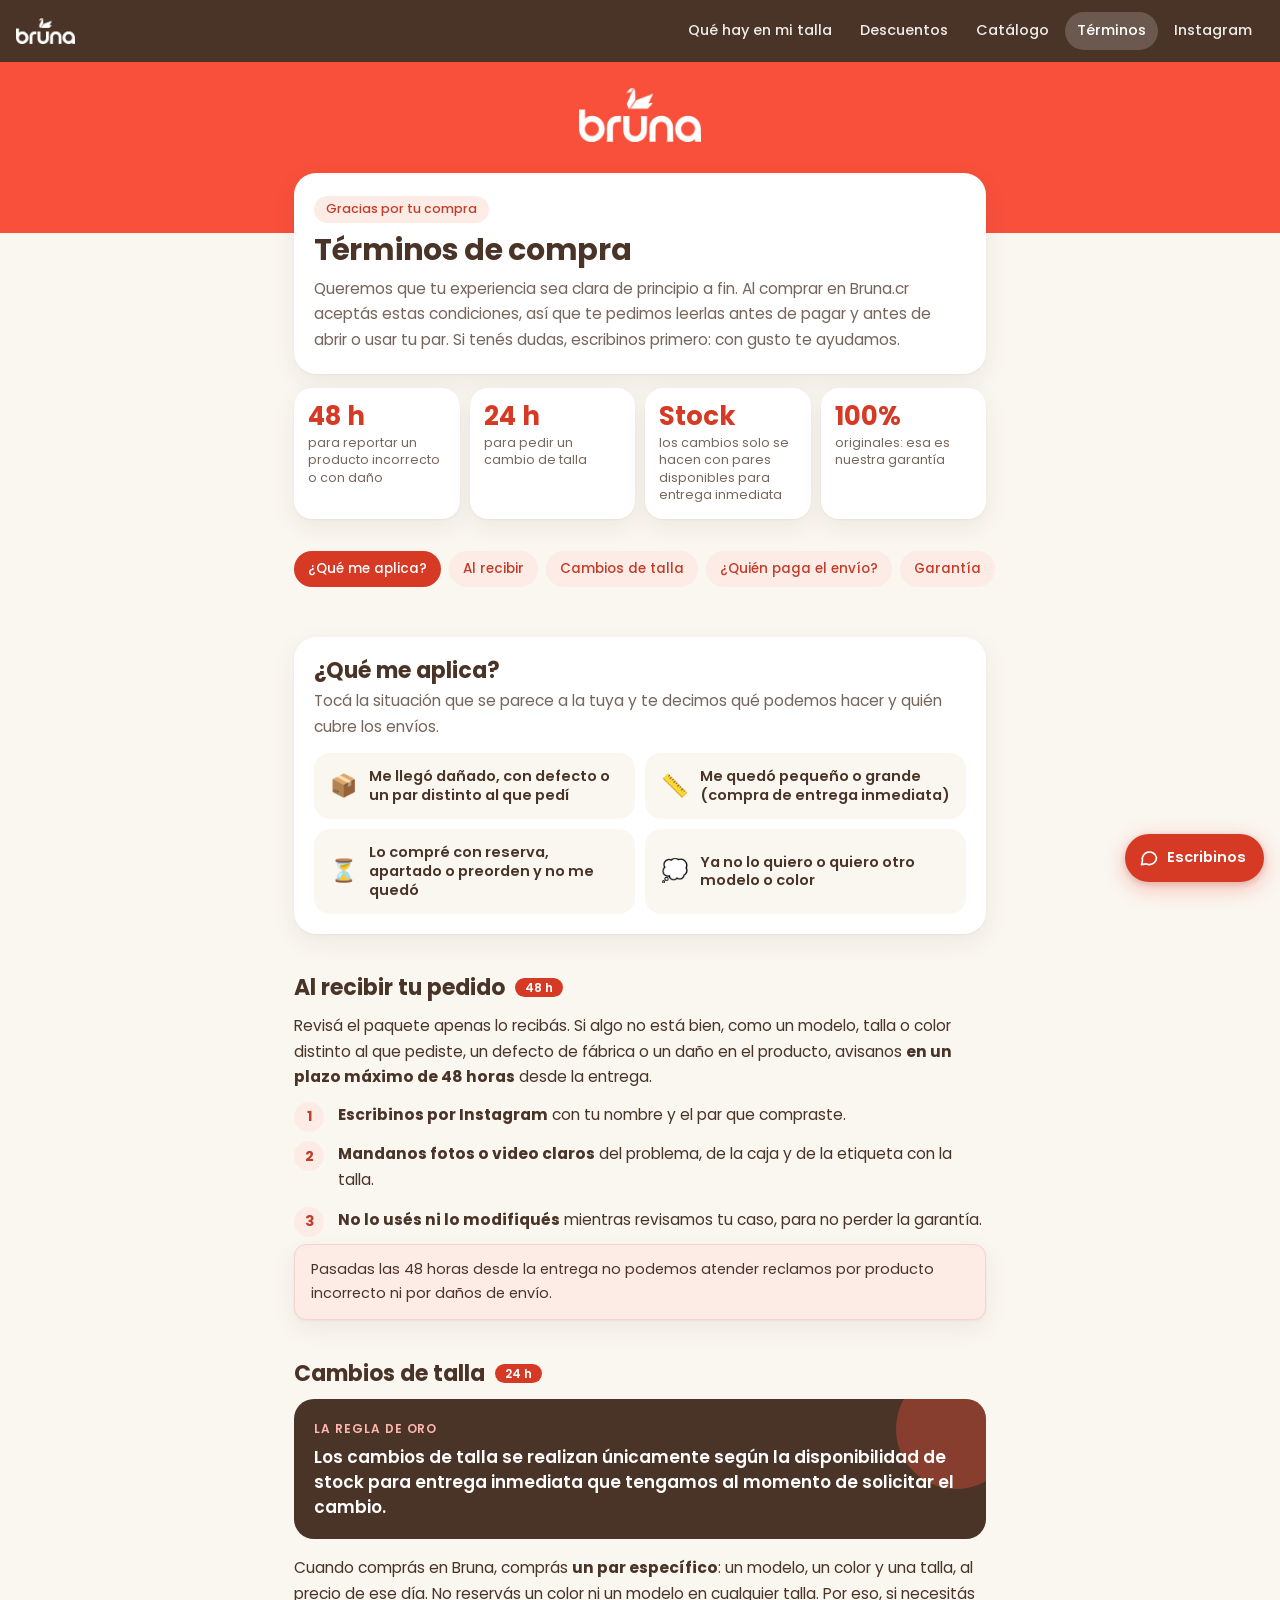
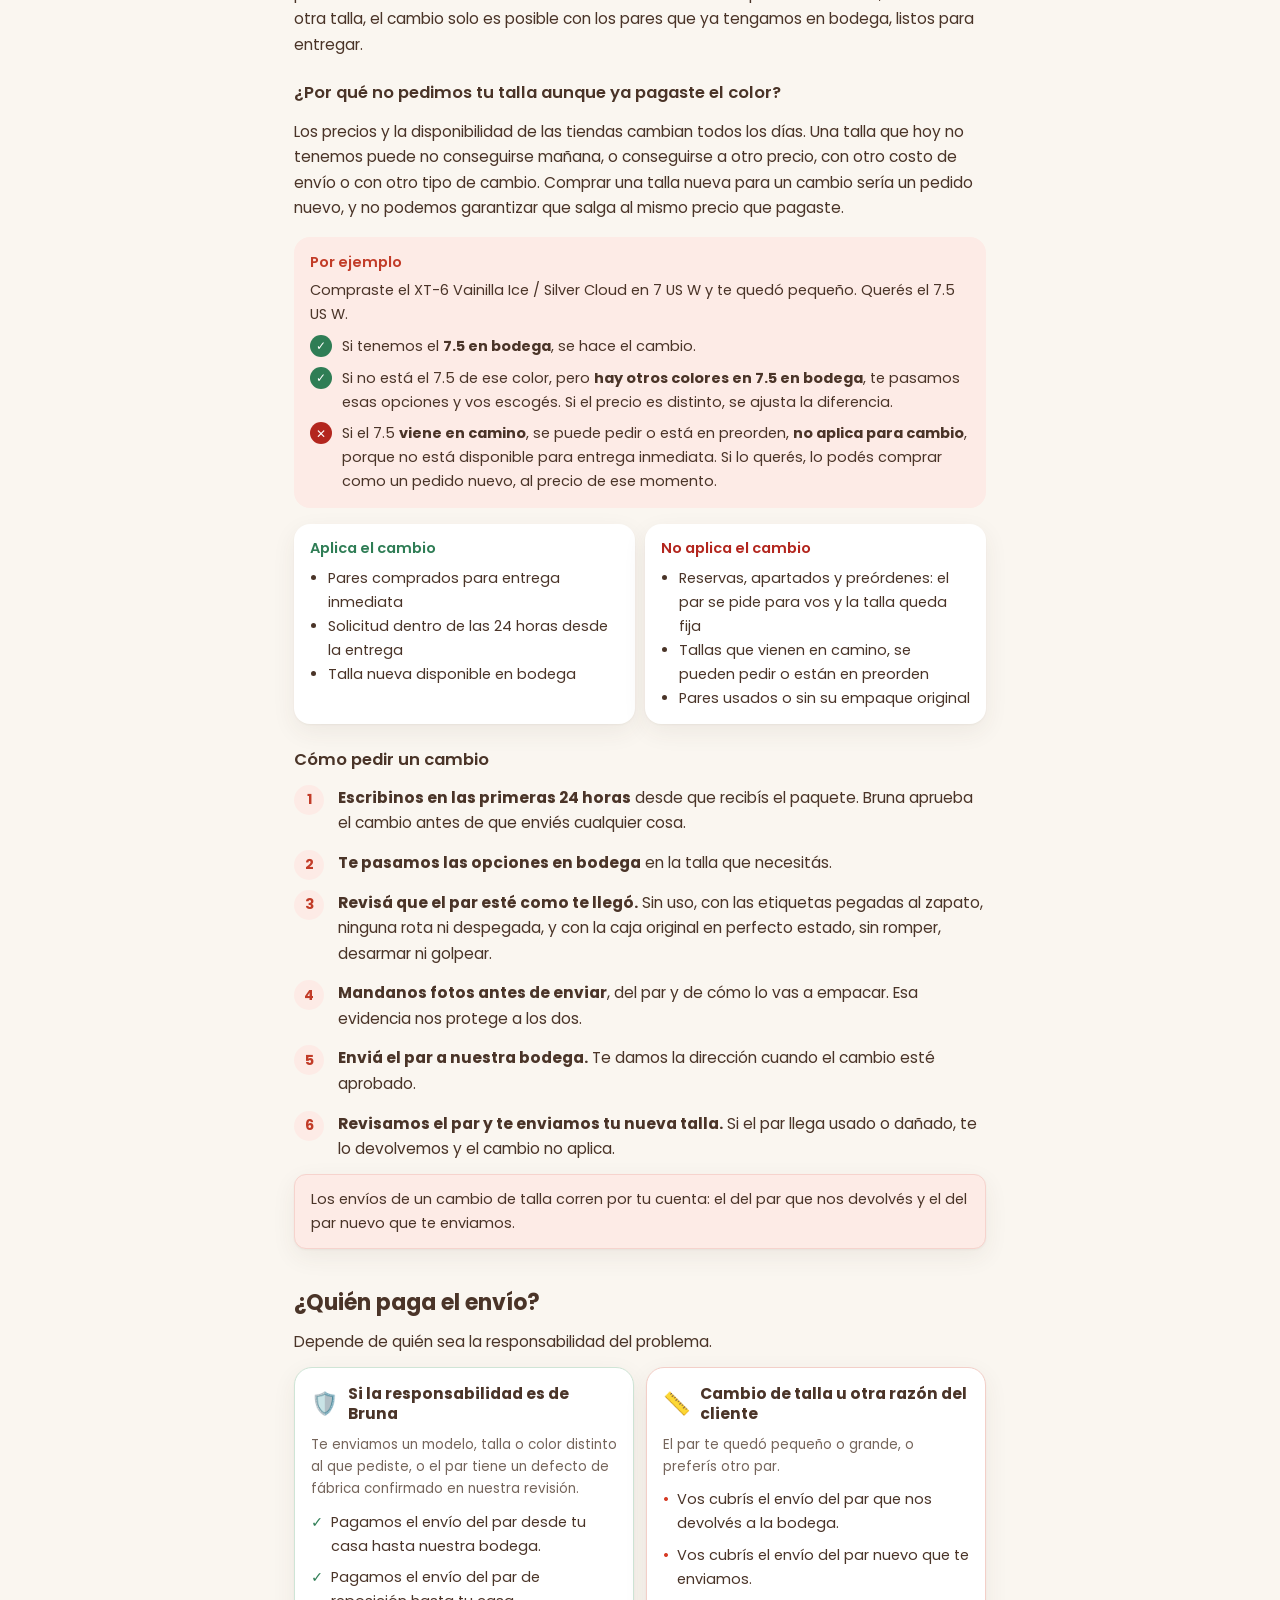
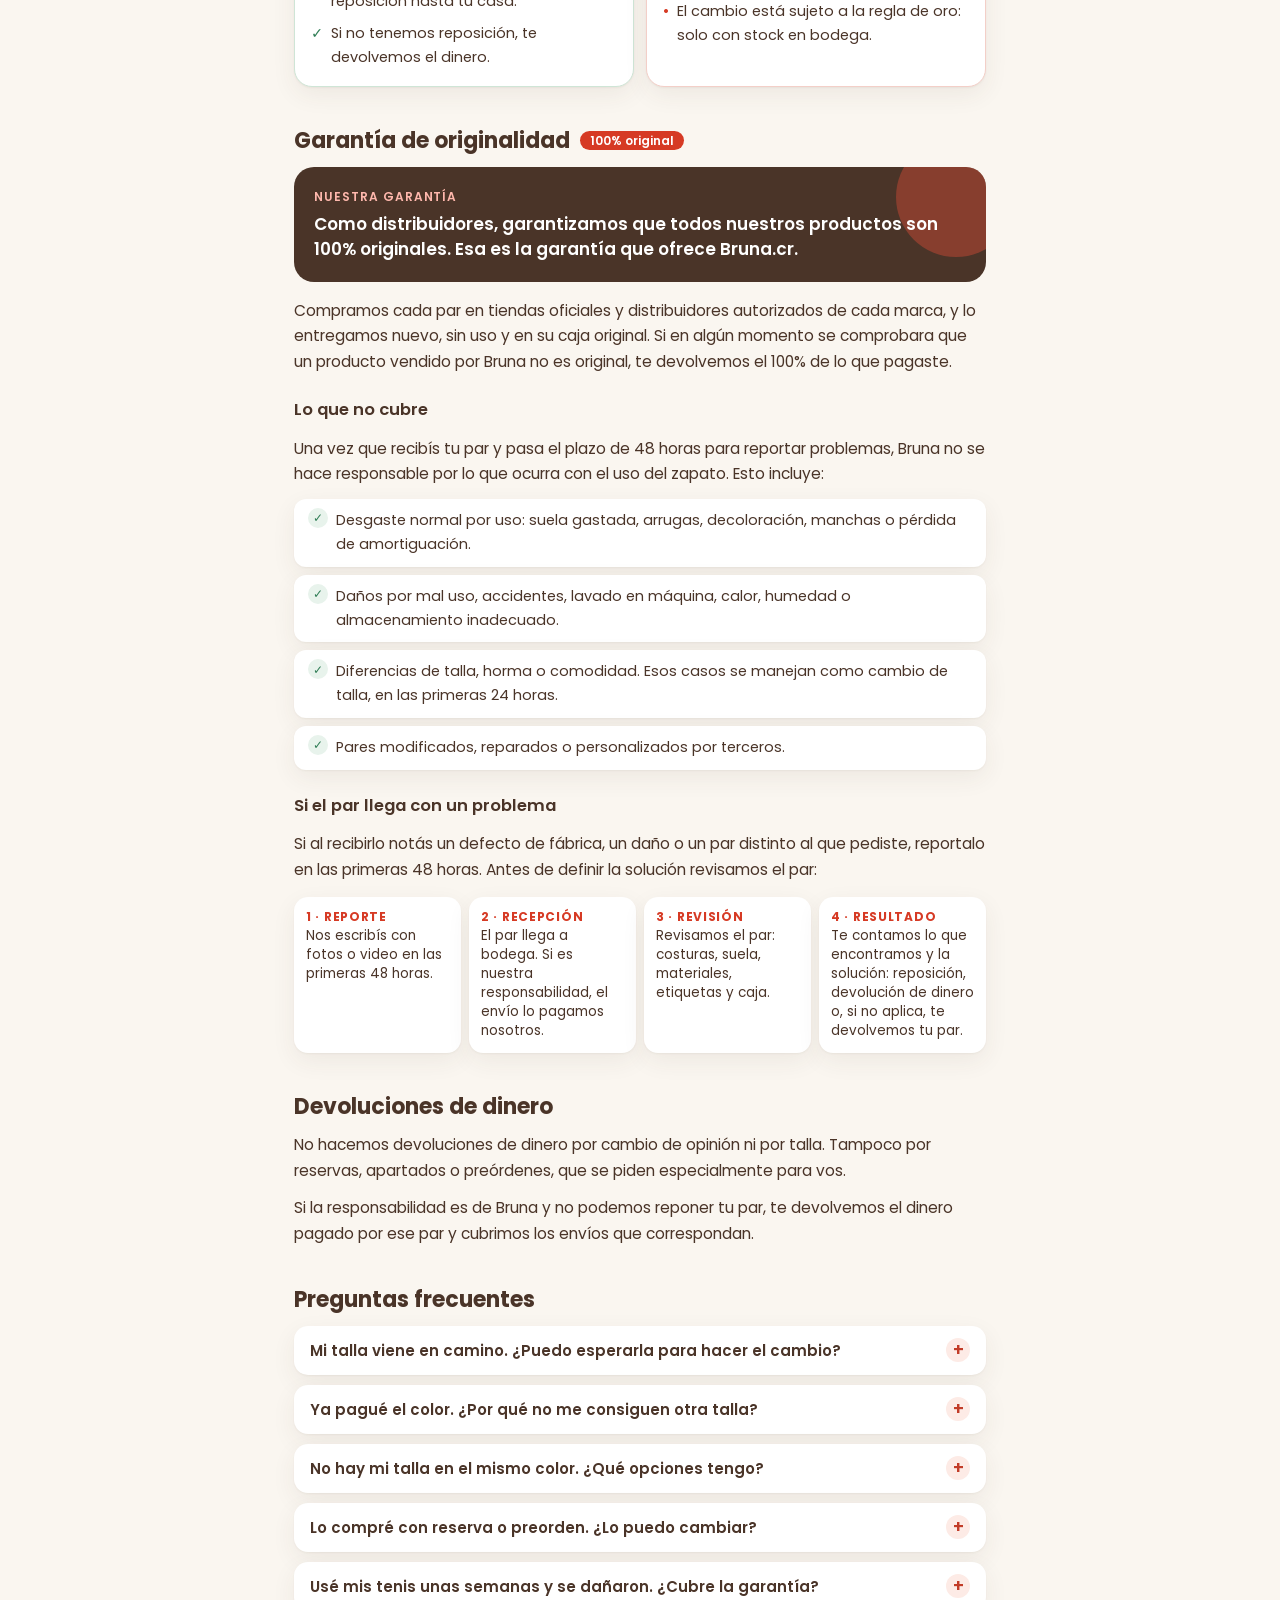
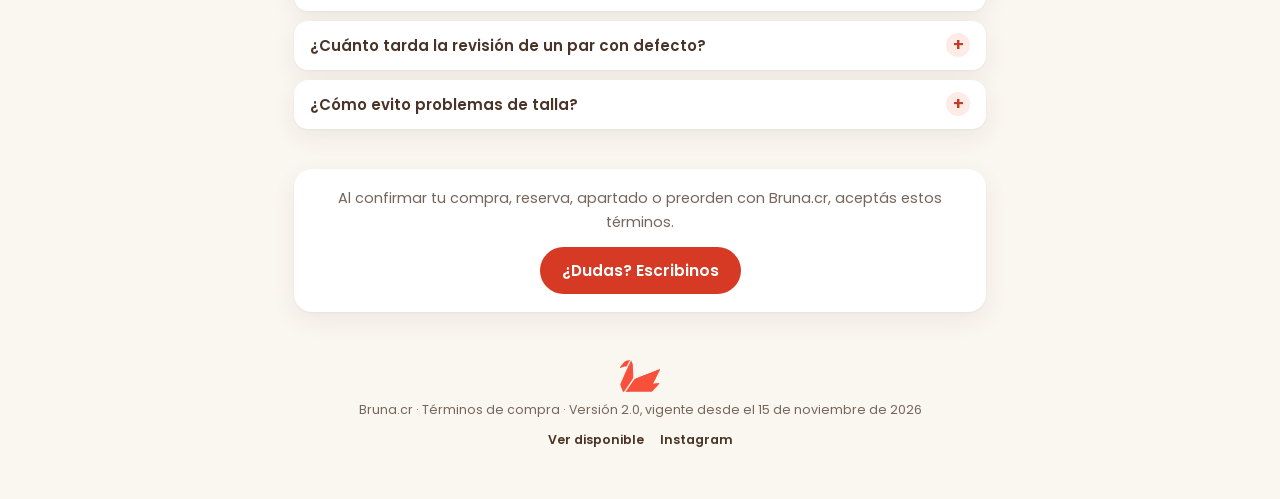
<file: terminos/index.html>
<!DOCTYPE html>
<html lang="es">
<head>
<meta charset="utf-8">
<meta name="viewport" content="width=device-width, initial-scale=1">
<title>Términos de compra · Bruna.cr</title>
<meta name="description" content="Términos de compra de Bruna.cr: garantía de originalidad, cambios de talla, envíos y devoluciones.">
<link rel="icon" href="../assets/cisne.png">
<link rel="preconnect" href="https://fonts.googleapis.com">
<link href="https://fonts.googleapis.com/css2?family=Poppins:wght@300;400;500;600;700&display=swap" rel="stylesheet">
<style>
  :root{--coral:#D63A24;--coral-brand:#F8503B;--off:#FAF6F0;--choco:#4A3428;--muted:#75655B;--line:#ece4d9;--tint:#fdebe6;--tint-fg:#c23c28;--ok:#2f7d55;--ok-bg:#e8f3ec;--no:#b3261e;--no-bg:#fbe9e7;--shadow:0 1px 2px rgba(74,52,40,.05),0 8px 24px rgba(74,52,40,.07)}
  *{box-sizing:border-box}
  html{scroll-behavior:smooth}
  body{margin:0;background:var(--off);color:var(--choco);font-family:Poppins,system-ui,sans-serif;font-size:15.5px;line-height:1.65;-webkit-font-smoothing:antialiased}
  a{color:inherit}
  .hero{background:var(--coral-brand);color:#fff;text-align:center;padding:26px 20px 84px}
  .hero a{display:inline-block}
  .hero img{height:54px;display:block}
  .wrap{max-width:720px;margin:-60px auto 0;padding:0 14px 48px}
  .card{background:#fff;border-radius:22px;box-shadow:var(--shadow);padding:22px 20px}
  .pill{display:inline-block;font-size:12.5px;font-weight:500;color:var(--tint-fg);background:var(--tint);padding:3px 12px;border-radius:999px}
  h1{font-size:30px;line-height:1.15;margin:10px 0 8px;font-weight:700;letter-spacing:-.01em}
  .card p{margin:0;color:var(--muted)}
  .keys{display:grid;grid-template-columns:repeat(4,1fr);gap:10px;margin-top:14px}
  .key{background:#fff;border-radius:18px;box-shadow:var(--shadow);padding:15px 14px;display:flex;flex-direction:column;gap:3px}
  .key b{font-size:26px;font-weight:700;line-height:1.05;color:var(--coral)}
  .key span{font-size:12.5px;line-height:1.4;color:var(--muted)}
  @media(max-width:640px){.keys{grid-template-columns:1fr 1fr}}
  @media(max-width:420px){.keys{grid-template-columns:1fr}.key{flex-direction:row;align-items:center;gap:14px}.key b{min-width:86px}}
  .toc{position:sticky;top:0;z-index:5;margin:22px -14px 0;padding:10px 14px;background:rgba(250,246,240,.94);backdrop-filter:blur(8px);-webkit-backdrop-filter:blur(8px);display:flex;gap:8px;overflow-x:auto;scrollbar-width:none}
  .toc::-webkit-scrollbar{display:none}
  .toc a{flex:none;font-size:13.5px;font-weight:500;text-decoration:none;color:var(--tint-fg);background:var(--tint);padding:7px 14px;border-radius:999px;transition:background .15s,color .15s}
  .toc a.on{background:var(--coral);color:#fff}
  section{margin-top:40px;scroll-margin-top:64px}
  h2{font-size:22px;line-height:1.25;margin:0 0 12px;font-weight:700;display:flex;gap:10px;align-items:center;flex-wrap:wrap}
  h2 .tag{font-size:12px;font-weight:600;color:#fff;background:var(--coral);padding:2px 10px;border-radius:999px}
  h3{font-size:16.5px;font-weight:600;margin:22px 0 12px}
  p{margin:0 0 12px}
  .muted{color:var(--muted)}
  /* Asistente */
  .helper{background:#fff;border-radius:22px;box-shadow:var(--shadow);padding:20px}
  .helper h2{margin-bottom:4px}
  .opts{display:grid;grid-template-columns:1fr 1fr;gap:10px;margin-top:14px}
  @media(max-width:520px){.opts{grid-template-columns:1fr}}
  .opt{font:inherit;text-align:left;cursor:pointer;background:var(--off);border:2px solid transparent;border-radius:16px;padding:12px 14px;color:var(--choco);display:flex;gap:12px;align-items:center;min-height:56px;transition:border-color .15s,background .15s}
  .opt:hover{border-color:var(--line)}
  .opt[aria-pressed="true"]{border-color:var(--coral);background:var(--tint)}
  .opt .ic{font-size:22px;line-height:1;flex:none}
  .opt b{font-weight:600;font-size:14.5px;display:block;line-height:1.3}
  .ans{margin-top:14px;border-radius:16px;padding:16px;background:var(--off);display:none}
  .ans.show{display:block;animation:fade .25s ease}
  @keyframes fade{from{opacity:0;transform:translateY(4px)}to{opacity:1;transform:none}}
  .ans .verdict{display:inline-block;font-size:12.5px;font-weight:600;padding:3px 12px;border-radius:999px;margin-bottom:8px}
  .ans .verdict.ok{background:var(--ok-bg);color:var(--ok)}
  .ans .verdict.no{background:var(--no-bg);color:var(--no)}
  .ans .verdict.mid{background:var(--tint);color:var(--tint-fg)}
  .ans ul{margin:8px 0 0;padding-left:20px}
  .ans li{margin-bottom:4px}
  .ans .go{display:inline-block;margin-top:10px;font-weight:600;color:var(--coral);text-decoration:none}
  /* Bloques */
  .rule{background:var(--choco);color:#fff;border-radius:20px;padding:20px;margin:6px 0 16px;position:relative;overflow:hidden}
  .rule::after{content:"";position:absolute;right:-30px;top:-30px;width:120px;height:120px;border-radius:50%;background:rgba(248,80,59,.35)}
  .rule .k{font-size:12px;font-weight:600;letter-spacing:.08em;text-transform:uppercase;color:#ffb8ad}
  .rule p{margin:6px 0 0;font-size:17px;font-weight:600;line-height:1.45;position:relative;z-index:1}
  .yesno{display:grid;grid-template-columns:1fr 1fr;gap:10px;margin-bottom:8px}
  @media(max-width:520px){.yesno{grid-template-columns:1fr}}
  .yn{background:#fff;border-radius:16px;box-shadow:var(--shadow);padding:13px 16px}
  .yn .t{font-weight:600;font-size:14.5px}
  .yn.ok .t{color:var(--ok)} .yn.no .t{color:var(--no)}
  .yn p{margin:3px 0 0;font-size:14.5px}
  .yn ul{margin:6px 0 0;padding-left:18px;font-size:14.5px}
  .steps{counter-reset:s;list-style:none;padding:0;margin:0 0 12px;display:grid;gap:14px}
  .steps li{counter-increment:s;position:relative;padding-left:44px}
  .steps li::before{content:counter(s);position:absolute;left:0;top:0;width:30px;height:30px;border-radius:50%;background:var(--tint);color:var(--tint-fg);font-weight:700;font-size:14px;display:grid;place-items:center}
  .example{border-radius:16px;padding:14px 16px;background:var(--tint);margin:16px 0;font-size:14.5px}
  .example .t{font-weight:600;color:var(--tint-fg);display:block;margin-bottom:4px}
  .example .row{display:flex;gap:10px;align-items:flex-start;margin-top:8px}
  .example .row b{flex:none;width:22px;height:22px;border-radius:50%;display:grid;place-items:center;font-size:12px;color:#fff}
  .example .row b.si{background:var(--ok)} .example .row b.nn{background:var(--no)}
  .note{background:var(--tint);border:1px solid #f6d3cd;border-radius:12px;box-shadow:var(--shadow);padding:13px 16px;font-size:14.5px;margin:12px 0}
  .note p{margin:0}
  .who{display:grid;grid-template-columns:1fr 1fr;gap:12px}
  @media(max-width:560px){.who{grid-template-columns:1fr}}
  .who .col{background:#fff;border-radius:18px;box-shadow:var(--shadow);padding:16px;display:flex;flex-direction:column;gap:10px}
  .who .hd{display:flex;align-items:center;gap:10px}
  .who .hd span{font-size:22px}
  .who .hd b{font-size:15.5px;line-height:1.3}
  .who .col.bruna{border:1.5px solid #cfe5d6}
  .who .col.cli{border:1.5px solid #f3cfc8}
  .who .ex{font-size:13.5px;color:var(--muted);margin:0}
  .who ul{list-style:none;margin:0;padding:0;display:grid;gap:8px;font-size:14.5px}
  .who li{display:flex;gap:8px;align-items:flex-start}
  .who li i{font-style:normal;flex:none;font-weight:700}
  .who .bruna li i{color:var(--ok)} .who .cli li i{color:var(--coral)}
  .flow{display:grid;grid-template-columns:repeat(4,1fr);gap:8px;margin:14px 0}
  @media(max-width:560px){.flow{grid-template-columns:1fr 1fr}}
  .flow div{background:#fff;border-radius:14px;box-shadow:var(--shadow);padding:12px;font-size:13.5px;line-height:1.4}
  .flow div b{display:block;color:var(--coral);font-size:12px;letter-spacing:.06em;text-transform:uppercase;margin-bottom:2px}
  details{background:#fff;border-radius:14px;box-shadow:var(--shadow);margin-bottom:10px;overflow:hidden}
  summary{cursor:pointer;list-style:none;padding:14px 46px 14px 16px;font-weight:600;font-size:15px;position:relative;line-height:1.4}
  summary::-webkit-details-marker{display:none}
  summary::after{content:"+";position:absolute;right:16px;top:50%;transform:translateY(-50%);width:24px;height:24px;border-radius:50%;background:var(--tint);color:var(--tint-fg);display:grid;place-items:center;font-size:17px;font-weight:600;transition:transform .2s}
  details[open] summary::after{content:"–"}
  details .in{padding:0 16px 14px;font-size:14.5px}
  details .in p:last-child{margin-bottom:0}
  .check{list-style:none;padding:0;margin:0 0 12px;display:grid;gap:8px}
  .check li{background:#fff;border-radius:12px;box-shadow:var(--shadow);padding:10px 14px 10px 42px;position:relative;font-size:14.5px}
  .check li::before{content:"✓";position:absolute;left:14px;top:9px;width:20px;height:20px;border-radius:50%;background:var(--ok-bg);color:var(--ok);font-weight:700;font-size:12px;display:grid;place-items:center}
  .accept{background:#fff;border-radius:18px;box-shadow:var(--shadow);padding:18px;text-align:center}
  .accept p{margin:0;font-size:14.5px;color:var(--muted)}
  .accept a{display:inline-block;margin-top:12px;background:var(--coral);color:#fff;text-decoration:none;font-weight:600;padding:11px 22px;border-radius:999px}
  footer{margin-top:48px;text-align:center;color:var(--muted);font-size:12.5px}
  footer img{width:40px;display:block;margin:0 auto 8px}
  footer .links{margin-top:10px;display:flex;justify-content:center;gap:16px}
  footer .links a{color:var(--choco);text-decoration:none;font-weight:600}
  @media(prefers-reduced-motion:reduce){html{scroll-behavior:auto}.ans.show{animation:none}}
</style>

<meta property="og:type" content="website">
<meta property="og:site_name" content="Bruna.cr">
<meta property="og:title" content="Bruna.cr · Términos de compra">
<meta property="og:description" content="Revisión al recibir, cambios de talla, garantía, envíos y devoluciones en Bruna.cr.">
<meta property="og:url" content="https://brunacr.info/terminos/">
<meta property="og:image" content="https://brunacr.info/assets/og.jpg">
<meta property="og:image:width" content="1200">
<meta property="og:image:height" content="630">
<meta name="twitter:card" content="summary_large_image">
<meta name="twitter:image" content="https://brunacr.info/assets/og.jpg">
<meta name="theme-color" content="#F8503B">
<link rel="stylesheet" href="../assets/site.css">
<script src="../assets/meta.js"></script>
</head>
<body>
<script src="../assets/site.js" data-variant="solid"></script>

<header class="hero">
  <a href="../"><img src="../assets/logo_blanco.png" alt="bruna"></a>
</header>

<main class="wrap">
  <div class="card">
    <span class="pill">Gracias por tu compra</span>
    <h1>Términos de compra</h1>
    <p>Queremos que tu experiencia sea clara de principio a fin. Al comprar en Bruna.cr aceptás estas condiciones, así que te pedimos leerlas antes de pagar y antes de abrir o usar tu par. Si tenés dudas, escribinos primero: con gusto te ayudamos.</p>
  </div>

  <div class="keys" aria-label="Lo más importante">
    <div class="key"><b>48 h</b><span>para reportar un producto incorrecto o con daño</span></div>
    <div class="key"><b>24 h</b><span>para pedir un cambio de talla</span></div>
    <div class="key"><b>Stock</b><span>los cambios solo se hacen con pares disponibles para entrega inmediata</span></div>
    <div class="key"><b>100%</b><span>originales: esa es nuestra garantía</span></div>
  </div>

  <nav class="toc" id="toc" aria-label="Secciones">
    <a href="#ayuda">¿Qué me aplica?</a>
    <a href="#recibir">Al recibir</a>
    <a href="#cambios">Cambios de talla</a>
    <a href="#envios">¿Quién paga el envío?</a>
    <a href="#garantia">Garantía</a>
    <a href="#dinero">Devoluciones de dinero</a>
    <a href="#dudas">Preguntas frecuentes</a>
  </nav>

  <!-- Asistente -->
  <section id="ayuda">
    <div class="helper">
      <h2>¿Qué me aplica?</h2>
      <p class="muted" style="margin:0">Tocá la situación que se parece a la tuya y te decimos qué podemos hacer y quién cubre los envíos.</p>
      <div class="opts" role="group" aria-label="Situaciones">
        <button class="opt" type="button" data-k="danado" aria-pressed="false"><span class="ic" aria-hidden="true">📦</span><b>Me llegó dañado, con defecto o un par distinto al que pedí</b></button>
        <button class="opt" type="button" data-k="talla" aria-pressed="false"><span class="ic" aria-hidden="true">📏</span><b>Me quedó pequeño o grande (compra de entrega inmediata)</b></button>
        <button class="opt" type="button" data-k="reserva" aria-pressed="false"><span class="ic" aria-hidden="true">⏳</span><b>Lo compré con reserva, apartado o preorden y no me quedó</b></button>
        <button class="opt" type="button" data-k="otra" aria-pressed="false"><span class="ic" aria-hidden="true">💭</span><b>Ya no lo quiero o quiero otro modelo o color</b></button>
      </div>
      <div class="ans" id="ans" aria-live="polite"></div>
    </div>
  </section>

  <section id="recibir">
    <h2>Al recibir tu pedido <span class="tag">48 h</span></h2>
    <p>Revisá el paquete apenas lo recibás. Si algo no está bien, como un modelo, talla o color distinto al que pediste, un defecto de fábrica o un daño en el producto, avisanos <strong>en un plazo máximo de 48 horas</strong> desde la entrega.</p>
    <ol class="steps">
      <li><strong>Escribinos por Instagram</strong> con tu nombre y el par que compraste.</li>
      <li><strong>Mandanos fotos o video claros</strong> del problema, de la caja y de la etiqueta con la talla.</li>
      <li><strong>No lo usés ni lo modifiqués</strong> mientras revisamos tu caso, para no perder la garantía.</li>
    </ol>
    <div class="note"><p>Pasadas las 48 horas desde la entrega no podemos atender reclamos por producto incorrecto ni por daños de envío.</p></div>
  </section>

  <section id="cambios">
    <h2>Cambios de talla <span class="tag">24 h</span></h2>

    <div class="rule">
      <div class="k">La regla de oro</div>
      <p>Los cambios de talla se realizan únicamente según la disponibilidad de stock para entrega inmediata que tengamos al momento de solicitar el cambio.</p>
    </div>

    <p>Cuando comprás en Bruna, comprás <strong>un par específico</strong>: un modelo, un color y una talla, al precio de ese día. No reservás un color ni un modelo en cualquier talla. Por eso, si necesitás otra talla, el cambio solo es posible con los pares que ya tengamos en bodega, listos para entregar.</p>

    <h3>¿Por qué no pedimos tu talla aunque ya pagaste el color?</h3>
    <p>Los precios y la disponibilidad de las tiendas cambian todos los días. Una talla que hoy no tenemos puede no conseguirse mañana, o conseguirse a otro precio, con otro costo de envío o con otro tipo de cambio. Comprar una talla nueva para un cambio sería un pedido nuevo, y no podemos garantizar que salga al mismo precio que pagaste.</p>

    <div class="example">
      <span class="t">Por ejemplo</span>
      Compraste el XT-6 Vainilla Ice / Silver Cloud en 7 US W y te quedó pequeño. Querés el 7.5 US W.
      <div class="row"><b class="si" aria-hidden="true">✓</b><span>Si tenemos el <strong>7.5 en bodega</strong>, se hace el cambio.</span></div>
      <div class="row"><b class="si" aria-hidden="true">✓</b><span>Si no está el 7.5 de ese color, pero <strong>hay otros colores en 7.5 en bodega</strong>, te pasamos esas opciones y vos escogés. Si el precio es distinto, se ajusta la diferencia.</span></div>
      <div class="row"><b class="nn" aria-hidden="true">✕</b><span>Si el 7.5 <strong>viene en camino</strong>, se puede pedir o está en preorden, <strong>no aplica para cambio</strong>, porque no está disponible para entrega inmediata. Si lo querés, lo podés comprar como un pedido nuevo, al precio de ese momento.</span></div>
    </div>

    <div class="yesno">
      <div class="yn ok"><div class="t">Aplica el cambio</div><ul><li>Pares comprados para entrega inmediata</li><li>Solicitud dentro de las 24 horas desde la entrega</li><li>Talla nueva disponible en bodega</li></ul></div>
      <div class="yn no"><div class="t">No aplica el cambio</div><ul><li>Reservas, apartados y preórdenes: el par se pide para vos y la talla queda fija</li><li>Tallas que vienen en camino, se pueden pedir o están en preorden</li><li>Pares usados o sin su empaque original</li></ul></div>
    </div>

    <h3>Cómo pedir un cambio</h3>
    <ol class="steps">
      <li><strong>Escribinos en las primeras 24 horas</strong> desde que recibís el paquete. Bruna aprueba el cambio antes de que enviés cualquier cosa.</li>
      <li><strong>Te pasamos las opciones en bodega</strong> en la talla que necesitás.</li>
      <li><strong>Revisá que el par esté como te llegó.</strong> Sin uso, con las etiquetas pegadas al zapato, ninguna rota ni despegada, y con la caja original en perfecto estado, sin romper, desarmar ni golpear.</li>
      <li><strong>Mandanos fotos antes de enviar</strong>, del par y de cómo lo vas a empacar. Esa evidencia nos protege a los dos.</li>
      <li><strong>Enviá el par a nuestra bodega.</strong> Te damos la dirección cuando el cambio esté aprobado.</li>
      <li><strong>Revisamos el par y te enviamos tu nueva talla.</strong> Si el par llega usado o dañado, te lo devolvemos y el cambio no aplica.</li>
    </ol>
    <div class="note"><p>Los envíos de un cambio de talla corren por tu cuenta: el del par que nos devolvés y el del par nuevo que te enviamos.</p></div>
  </section>

  <section id="envios">
    <h2>¿Quién paga el envío?</h2>
    <p>Depende de quién sea la responsabilidad del problema.</p>
    <div class="who">
      <div class="col bruna">
        <div class="hd"><span aria-hidden="true">🛡️</span><b>Si la responsabilidad es de Bruna</b></div>
        <p class="ex">Te enviamos un modelo, talla o color distinto al que pediste, o el par tiene un defecto de fábrica confirmado en nuestra revisión.</p>
        <ul>
          <li><i>✓</i><span>Pagamos el envío del par desde tu casa hasta nuestra bodega.</span></li>
          <li><i>✓</i><span>Pagamos el envío del par de reposición hasta tu casa.</span></li>
          <li><i>✓</i><span>Si no tenemos reposición, te devolvemos el dinero.</span></li>
        </ul>
      </div>
      <div class="col cli">
        <div class="hd"><span aria-hidden="true">📏</span><b>Cambio de talla u otra razón del cliente</b></div>
        <p class="ex">El par te quedó pequeño o grande, o preferís otro par.</p>
        <ul>
          <li><i>•</i><span>Vos cubrís el envío del par que nos devolvés a la bodega.</span></li>
          <li><i>•</i><span>Vos cubrís el envío del par nuevo que te enviamos.</span></li>
          <li><i>•</i><span>El cambio está sujeto a la regla de oro: solo con stock en bodega.</span></li>
        </ul>
      </div>
    </div>
  </section>

  <section id="garantia">
    <h2>Garantía de originalidad <span class="tag">100% original</span></h2>
    <div class="rule">
      <div class="k">Nuestra garantía</div>
      <p>Como distribuidores, garantizamos que todos nuestros productos son 100% originales. Esa es la garantía que ofrece Bruna.cr.</p>
    </div>
    <p>Compramos cada par en tiendas oficiales y distribuidores autorizados de cada marca, y lo entregamos nuevo, sin uso y en su caja original. Si en algún momento se comprobara que un producto vendido por Bruna no es original, te devolvemos el 100% de lo que pagaste.</p>

    <h3>Lo que no cubre</h3>
    <p>Una vez que recibís tu par y pasa el plazo de 48 horas para reportar problemas, Bruna no se hace responsable por lo que ocurra con el uso del zapato. Esto incluye:</p>
    <ul class="check">
      <li>Desgaste normal por uso: suela gastada, arrugas, decoloración, manchas o pérdida de amortiguación.</li>
      <li>Daños por mal uso, accidentes, lavado en máquina, calor, humedad o almacenamiento inadecuado.</li>
      <li>Diferencias de talla, horma o comodidad. Esos casos se manejan como cambio de talla, en las primeras 24 horas.</li>
      <li>Pares modificados, reparados o personalizados por terceros.</li>
    </ul>

    <h3>Si el par llega con un problema</h3>
    <p>Si al recibirlo notás un defecto de fábrica, un daño o un par distinto al que pediste, reportalo en las primeras 48 horas. Antes de definir la solución revisamos el par:</p>
    <div class="flow" aria-label="Proceso de revisión">
      <div><b>1 · Reporte</b>Nos escribís con fotos o video en las primeras 48 horas.</div>
      <div><b>2 · Recepción</b>El par llega a bodega. Si es nuestra responsabilidad, el envío lo pagamos nosotros.</div>
      <div><b>3 · Revisión</b>Revisamos el par: costuras, suela, materiales, etiquetas y caja.</div>
      <div><b>4 · Resultado</b>Te contamos lo que encontramos y la solución: reposición, devolución de dinero o, si no aplica, te devolvemos tu par.</div>
    </div>
  </section>

  <section id="dinero">
    <h2>Devoluciones de dinero</h2>
    <p>No hacemos devoluciones de dinero por cambio de opinión ni por talla. Tampoco por reservas, apartados o preórdenes, que se piden especialmente para vos.</p>
    <p>Si la responsabilidad es de Bruna y no podemos reponer tu par, te devolvemos el dinero pagado por ese par y cubrimos los envíos que correspondan.</p>
  </section>

  <section id="dudas">
    <h2>Preguntas frecuentes</h2>
    <details>
      <summary>Mi talla viene en camino. ¿Puedo esperarla para hacer el cambio?</summary>
      <div class="in"><p>No. Los cambios solo se hacen con pares disponibles para entrega inmediata al momento en que pedís el cambio. Lo que viene en camino puede estar apartado para otra persona, atrasarse o no llegar. Si querés ese par, podés comprarlo como un pedido nuevo.</p></div>
    </details>
    <details>
      <summary>Ya pagué el color. ¿Por qué no me consiguen otra talla?</summary>
      <div class="in"><p>Porque compraste un par específico al precio de ese día. Conseguir otra talla sería una compra nueva para Bruna, con un precio, un costo de envío y un tipo de cambio que no podemos garantizar.</p></div>
    </details>
    <details>
      <summary>No hay mi talla en el mismo color. ¿Qué opciones tengo?</summary>
      <div class="in"><p>Te pasamos los colores y modelos que tengamos en bodega en tu talla. Si el par que escogés tiene un precio distinto, se ajusta la diferencia. Si nada te convence, el cambio no aplica y no hay devolución de dinero.</p></div>
    </details>
    <details>
      <summary>Lo compré con reserva o preorden. ¿Lo puedo cambiar?</summary>
      <div class="in"><p>No. En las reservas, apartados y preórdenes el par se pide especialmente para vos, en la talla que escogiste, así que la talla queda fija. Antes de reservar, revisá bien la guía de tallas o escribinos para ayudarte a escoger.</p></div>
    </details>
    <details>
      <summary>Usé mis tenis unas semanas y se dañaron. ¿Cubre la garantía?</summary>
      <div class="in"><p>No. Nuestra garantía es de originalidad: te aseguramos que el par es 100% original. El desgaste o los daños que aparecen con el uso no están cubiertos. Los problemas de fábrica o de envío se tienen que reportar en las primeras 48 horas desde la entrega.</p></div>
    </details>
    <details>
      <summary>¿Cuánto tarda la revisión de un par con defecto?</summary>
      <div class="in"><p>Depende de cuándo llegue el par a bodega. Te mantenemos al tanto en cada paso y te avisamos apenas tengamos el resultado.</p></div>
    </details>
    <details>
      <summary>¿Cómo evito problemas de talla?</summary>
      <div class="in"><p>Usá nuestra <a href="../stock/#guia">guía de tallas</a> y, si tenés dudas entre dos tallas, escribinos antes de comprar. Te ayudamos con la horma de cada modelo.</p></div>
    </details>
  </section>

  <section>
    <div class="accept">
      <p>Al confirmar tu compra, reserva, apartado o preorden con Bruna.cr, aceptás estos términos.</p>
      <a href="https://ig.me/m/thebruna.cr">¿Dudas? Escribinos</a>
    </div>
  </section>

  <footer>
    <img src="../assets/cisne.png" alt="">
    Bruna.cr · Términos de compra · Versión 2.0, vigente desde el 15 de noviembre de 2026
    <div class="links"><a href="../stock/">Ver disponible</a><a href="https://instagram.com/thebruna.cr">Instagram</a></div>
  </footer>
</main>

<script>
(function(){
  var A = {
    danado: {v:'ok', t:'Lo resolvemos nosotros', h:'<p style="margin:0">Si la revisión confirma que es responsabilidad de Bruna (par distinto al pedido o defecto de fábrica):</p><ul><li>Avisanos en las primeras <strong>48 horas</strong> con fotos o video.</li><li>Pagamos el envío del par hasta nuestra bodega.</li><li>Pagamos el envío de la reposición, o te devolvemos el dinero si no hay reposición.</li></ul>', go:'#garantia', gl:'Ver garantía y revisión'},
    talla: {v:'mid', t:'Cambio sujeto a stock en bodega', h:'<ul><li>Pedilo en las primeras <strong>24 horas</strong> desde la entrega.</li><li>Solo se cambia por pares <strong>disponibles para entrega inmediata</strong> en ese momento. Lo que viene en camino o en preorden no aplica.</li><li>El par tiene que estar sin uso, con etiquetas y con la caja original intacta.</li><li>Vos cubrís el envío de ida a bodega y el del par nuevo.</li></ul>', go:'#cambios', gl:'Ver cambios de talla'},
    reserva: {v:'no', t:'No aplica cambio ni devolución', h:'<p style="margin:0">En reservas, apartados y preórdenes el par se pide especialmente para vos, en la talla que escogiste, así que la talla queda fija. Si querés otra talla, la podés comprar como un pedido nuevo al precio de ese momento.</p>', go:'#dudas', gl:'Ver preguntas frecuentes'},
    otra: {v:'no', t:'No aplica devolución de dinero', h:'<p style="margin:0">No hacemos devoluciones por cambio de opinión. Si es una compra de entrega inmediata y estás dentro de las 24 horas, podés cambiarlo por otro par en bodega. Vos cubrís los envíos y se ajusta la diferencia de precio si la hay.</p>', go:'#cambios', gl:'Ver condiciones del cambio'}
  };
  var ans = document.getElementById('ans');
  document.querySelectorAll('.opt').forEach(function(b){
    b.addEventListener('click', function(){
      document.querySelectorAll('.opt').forEach(function(x){ x.setAttribute('aria-pressed', x === b ? 'true' : 'false'); });
      var a = A[b.getAttribute('data-k')];
      ans.innerHTML = '<span class="verdict ' + a.v + '">' + a.t + '</span>' + a.h + '<a class="go" href="' + a.go + '">' + a.gl + ' →</a>';
      ans.classList.remove('show'); void ans.offsetWidth; ans.classList.add('show');
    });
  });
  var links = Array.prototype.slice.call(document.querySelectorAll('#toc a'));
  var secs = links.map(function(a){ return document.querySelector(a.getAttribute('href')); });
  function spy(){
    var y = window.scrollY + 90, cur = 0;
    secs.forEach(function(s, i){ if(s && s.offsetTop <= y) cur = i; });
    links.forEach(function(a, i){ a.classList.toggle('on', i === cur); });
    var on = links[cur]; if(on && on.scrollIntoView && document.getElementById('toc').scrollWidth > document.getElementById('toc').clientWidth){ var t = document.getElementById('toc'); t.scrollLeft = on.offsetLeft - 14; }
  }
  window.addEventListener('scroll', spy, {passive:true}); spy();
})();
</script>
</body>
</html>
</file>
<file: assets/site.css>
/* Encabezado, menú y botón flotante compartidos por todas las páginas de Bruna.cr */
:root{--b-coral:#D63A24;--b-off:#FAF6F0;--b-choco:#4A3428;--b-muted:#75655B;--b-line:#ece4d9}

.snav{display:flex;align-items:center;justify-content:space-between;gap:12px;padding:12px 16px;font-family:Poppins,system-ui,sans-serif;color:#fff;z-index:9}
.snav.solid{position:sticky;top:0;background:var(--b-choco)}
.snav.overlay{position:absolute;top:0;left:0;right:0;padding:16px 18px;background:transparent}
.snav a{color:#fff;text-decoration:none}
.snav .logo img{height:26px;display:block}
.snav.overlay .logo img{height:30px}
.snav .links{display:none;align-items:center;gap:4px}
.snav .links a{font-size:14.5px;font-weight:500;padding:7px 12px;border-radius:999px;opacity:.9}
.snav .links a:hover{opacity:1;background:rgba(255,255,255,.12)}
.snav .links a.on{opacity:1;background:rgba(255,255,255,.18)}
.snav .burger{width:40px;height:40px;border-radius:12px;border:1.5px solid rgba(255,255,255,.55);background:rgba(0,0,0,.12);display:flex;flex-direction:column;align-items:center;justify-content:center;gap:5px;cursor:pointer;padding:0}
.snav .burger i{display:block;width:18px;height:2px;border-radius:2px;background:#fff}
@media(min-width:820px){.snav .links{display:flex}.snav .burger{display:none}}

.smenu{position:fixed;inset:0;z-index:30;background:var(--b-off);color:var(--b-choco);display:flex;flex-direction:column;padding:16px 22px max(24px,env(safe-area-inset-bottom));transform:translateY(-100%);transition:transform .35s cubic-bezier(.2,.8,.2,1);font-family:Poppins,system-ui,sans-serif;overflow:auto}
.smenu.on{transform:none}
.smenu a{color:inherit;text-decoration:none}
.smenu .hd{display:flex;justify-content:space-between;align-items:center}
.smenu .hd img{height:28px}
.smenu .x{width:42px;height:42px;border-radius:12px;border:1.5px solid var(--b-line);background:#fff;font-size:22px;line-height:1;cursor:pointer;color:var(--b-choco)}
.smenu ul{list-style:none;margin:26px 0 0;padding:0}
.smenu li a{display:flex;justify-content:space-between;align-items:center;padding:15px 2px;border-bottom:1px solid var(--b-line);font-size:22px;font-weight:600;letter-spacing:-.01em}
.smenu li a small{display:block;font-size:12.5px;font-weight:400;color:var(--b-muted);letter-spacing:0}
.smenu li a::after{content:"›";color:var(--b-coral);font-size:26px;font-weight:400}
.smenu li a.on{color:var(--b-coral)}
.smenu .ft{margin-top:auto;padding-top:22px;display:flex;gap:10px}
.smenu .ft a{flex:1;text-align:center;padding:14px;border-radius:14px;font-weight:600;font-size:15px}
.smenu .ft a.ig{background:var(--b-coral);color:#fff}
.smenu .ft a.wa{border:1.5px solid var(--b-line);background:#fff}
.smenu .sl{text-align:center;font-size:11px;letter-spacing:.3em;color:var(--b-muted);margin-top:14px}

.sfloat{position:fixed;right:16px;bottom:max(18px,env(safe-area-inset-bottom));z-index:8;display:flex;align-items:center;gap:8px;background:var(--b-coral);color:#fff;text-decoration:none;font-family:Poppins,system-ui,sans-serif;font-weight:600;font-size:14.5px;padding:12px 18px 12px 14px;border-radius:999px;box-shadow:0 6px 20px rgba(248,80,59,.35),0 2px 6px rgba(74,52,40,.18);transform:translateY(120px);opacity:0;transition:transform .3s ease,opacity .3s ease}
.sfloat.on{transform:none;opacity:1}
.sfloat svg{width:20px;height:20px}
body.sheet-open .sfloat{opacity:0;pointer-events:none}
</file>
